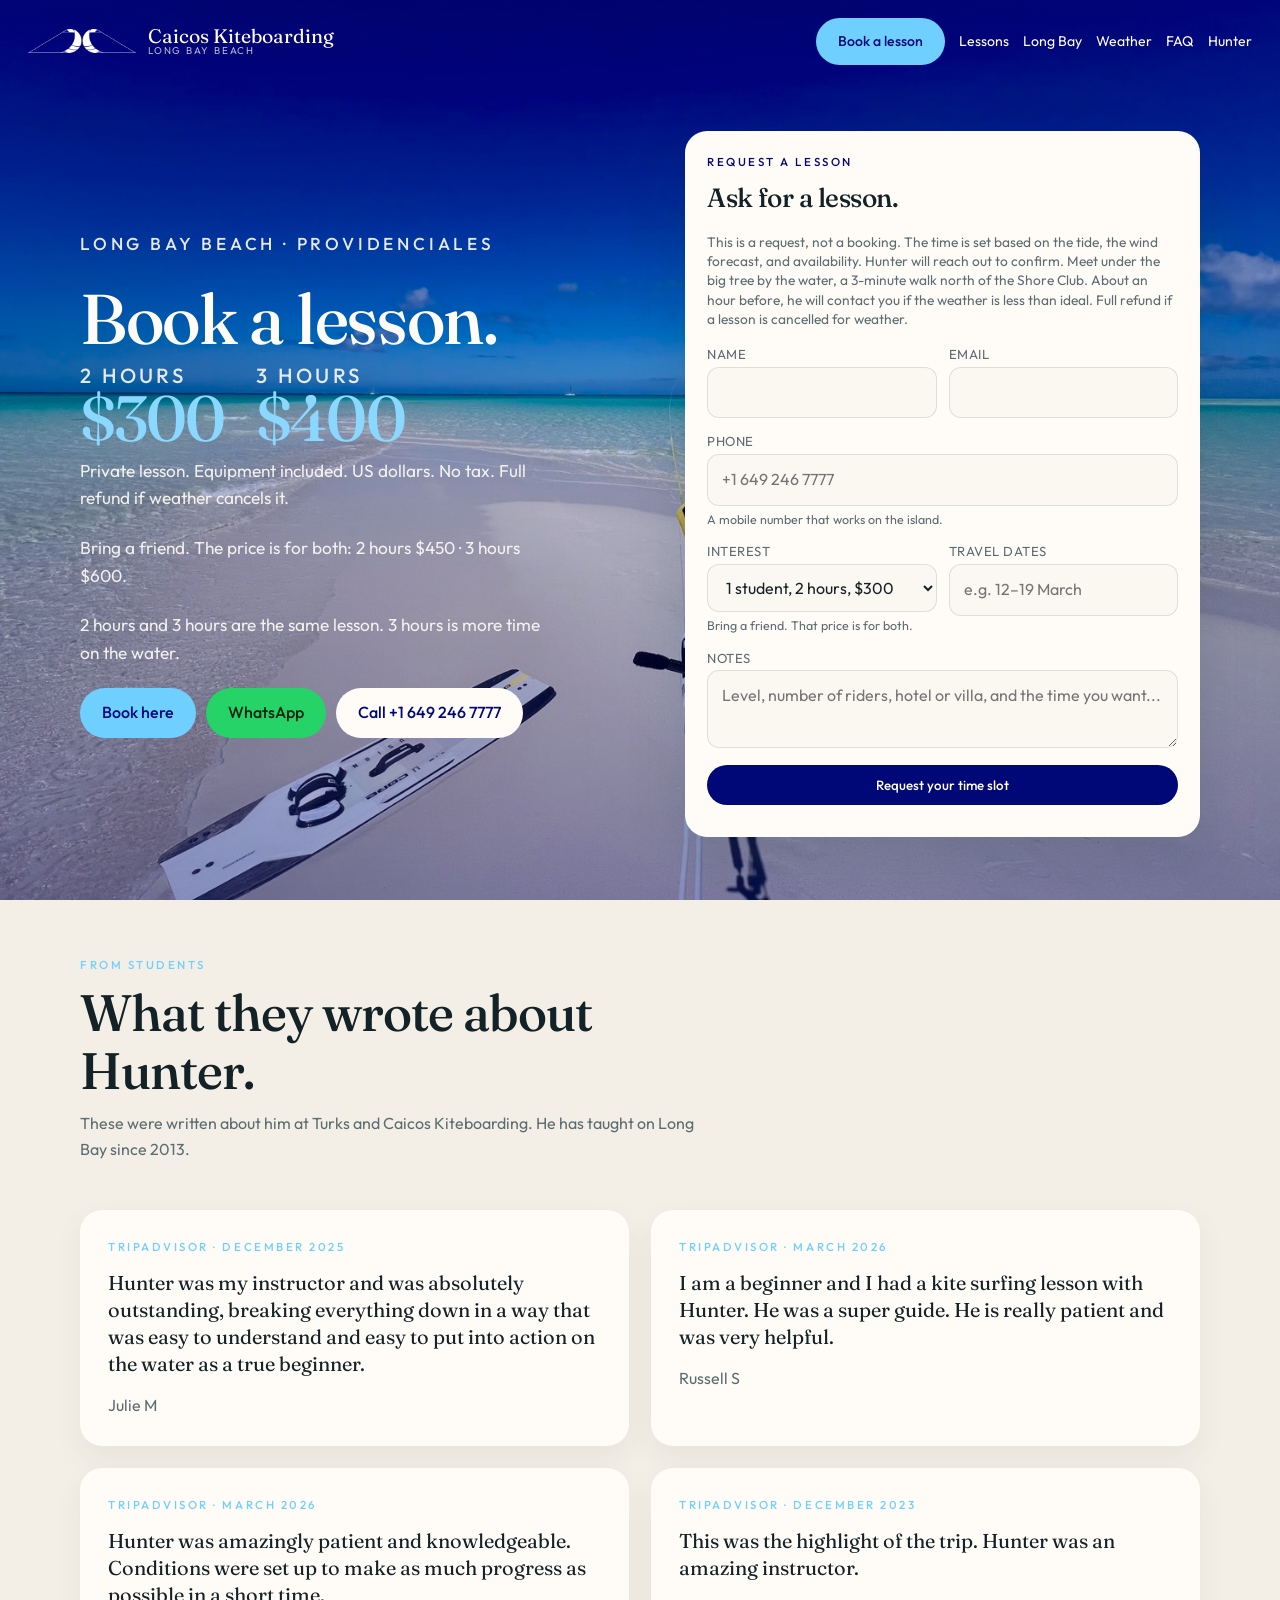
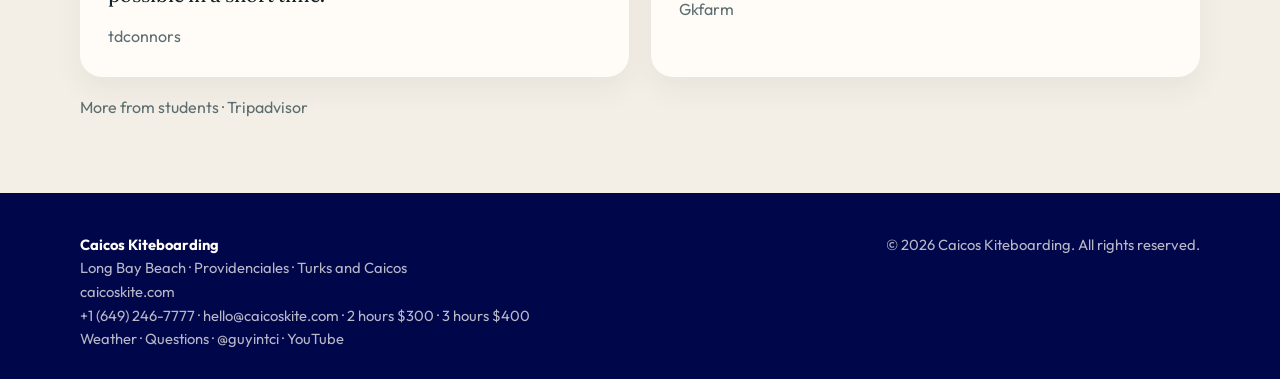
<file: index.html>
<!DOCTYPE html>
<html lang="en">
<head>
  <meta charset="UTF-8" />
  <meta name="viewport" content="width=device-width, initial-scale=1.0" />
  <title>Caicos Kiteboarding | Long Bay Beach, Turks and Caicos</title>
  <meta name="description" content="Caicos Kiteboarding is a kite school on Long Bay Beach, Providenciales. Private lessons on the water. 2 hours $300. 3 hours $400. Equipment included." />
  <link rel="canonical" href="https://caicoskite.com/" />
  <meta property="og:url" content="https://caicoskite.com/" />
  <link rel="preconnect" href="https://fonts.googleapis.com" />
  <link rel="preconnect" href="https://fonts.gstatic.com" crossorigin />
  <link href="https://fonts.googleapis.com/css2?family=Fraunces:opsz,wght@9..144,500;9..144,600&family=Outfit:wght@300;400;500;600&display=swap" rel="stylesheet" />
  <link rel="stylesheet" href="assets/css/styles.css?v=35" />
</head>
<body>
  <header class="nav">
    <a class="brand" href="/" aria-label="Caicos Kiteboarding home">
      <img class="brand-mark" alt="" width="128" height="28" style="width:108px;height:28px;flex:0 0 108px;display:block;object-fit:contain" src="[data-uri]" />
      <div class="brand-name">
        Caicos Kiteboarding
        <span>Long Bay Beach</span>
      </div>
      <div class="live-wind" hidden>
        <strong data-wind-speed></strong>
        <span data-wind-dir></span>
      </div>
    </a>
    <button class="menu-toggle" aria-label="Open menu">☰</button>
    <ul class="nav-links">
      <li><a href="/#inquiry-form" class="btn btn-gold">Book a lesson</a></li>
      <li><a href="/lessons">Lessons</a></li>
      <li><a href="/long-bay">Long Bay</a></li>
      <li><a href="/weather">Weather</a></li>
      <li><a href="/faq">FAQ</a></li>
      <li><a href="/hunter">Hunter</a></li>
    </ul>
  </header>

  <main id="top">
    <section class="hero" id="contact">
      <img src="assets/img/gallery-sandbar.jpg?v=9" alt="Red kite over a white sand spit and turquoise water" />
      <div class="book-panel">
        <div class="book-lead">
          <p class="eyebrow">Long Bay Beach · Providenciales</p>
          <h1>Book a lesson.</h1>
          <div class="hero-rates">
            <div><span>2 hours</span>$300</div>
            <div><span>3 hours</span>$400</div>
          </div>
          <p class="includes">Private lesson. Equipment included. US dollars. No tax. Full refund if weather cancels it.</p>
          <p class="includes">Bring a friend. The price is for both: 2 hours $450 · 3 hours $600.</p>
          <p class="includes">2 hours and 3 hours are the same lesson. 3 hours is more time on the water.</p>
          <div class="hero-actions">
            <a class="btn btn-gold" href="#inquiry-form">Book here</a>
            <a class="btn btn-wa" href="https://wa.me/16492467777" target="_blank" rel="noopener">WhatsApp</a>
            <a class="btn btn-phone" href="tel:+16492467777">Call +1 649 246 7777</a>
          </div>
        </div>
        <form id="inquiry-form">
          <p class="eyebrow">Request a lesson</p>
          <h2>Ask for a lesson.</h2>
          <p class="notice">This is a request, not a booking. The time is set based on the tide, the wind forecast, and availability. Hunter will reach out to confirm. Meet under the big tree by the water, a 3-minute walk north of the Shore Club. About an hour before, he will contact you if the weather is less than ideal. Full refund if a lesson is cancelled for weather.</p>
          <div class="form-row">
            <div>
              <label for="name">Name</label>
              <input id="name" name="name" autocomplete="name" required />
            </div>
            <div>
              <label for="email">Email</label>
              <input id="email" name="email" type="email" autocomplete="email" required />
            </div>
          </div>
          <div>
            <label for="phone">Phone</label>
            <input id="phone" name="phone" type="tel" inputmode="tel" autocomplete="tel" required placeholder="+1 649 246 7777" />
            <span class="form-hint">A mobile number that works on the island.</span>
          </div>
          <div class="form-row">
            <div>
              <label for="lesson">Interest</label>
              <select id="lesson" name="lesson">
                <option>1 student, 2 hours, $300</option>
                <option>1 student, 3 hours, $400</option>
                <option>2 students, 2 hours, $450 for both</option>
                <option>2 students, 3 hours, $600 for both</option>
              </select>
              <span class="form-hint">Bring a friend. That price is for both.</span>
            </div>
            <div>
              <label for="dates">Travel dates</label>
              <input id="dates" name="dates" placeholder="e.g. 12–19 March" />
            </div>
          </div>
          <div>
            <label for="message">Notes</label>
            <textarea id="message" name="message" placeholder="Level, number of riders, hotel or villa, and the time you want..."></textarea>
          </div>
          <button class="btn btn-dark" type="submit">Request your time slot</button>
          <p id="form-status" class="muted"></p>
        </form>
      </div>
    </section>

    <section class="home-reviews">
      <div class="wrap">
        <div class="section-head">
          <p class="eyebrow">From students</p>
          <h2>What they wrote about Hunter.</h2>
          <p class="muted" style="margin-top: 12px;">These were written about him at Turks and Caicos Kiteboarding. He has taught on Long Bay since 2013.</p>
        </div>
        <div class="cards">
          <article class="card">
            <p class="eyebrow">Tripadvisor · December 2025</p>
            <p class="quote">Hunter was my instructor and was absolutely outstanding, breaking everything down in a way that was easy to understand and easy to put into action on the water as a true beginner.</p>
            <p class="muted">Julie M</p>
          </article>
          <article class="card">
            <p class="eyebrow">Tripadvisor · March 2026</p>
            <p class="quote">I am a beginner and I had a kite surfing lesson with Hunter. He was a super guide. He is really patient and was very helpful.</p>
            <p class="muted">Russell S</p>
          </article>
          <article class="card">
            <p class="eyebrow">Tripadvisor · March 2026</p>
            <p class="quote">Hunter was amazingly patient and knowledgeable. Conditions were set up to make as much progress as possible in a short time.</p>
            <p class="muted">tdconnors</p>
          </article>
          <article class="card">
            <p class="eyebrow">Tripadvisor · December 2023</p>
            <p class="quote">This was the highlight of the trip. Hunter was an amazing instructor.</p>
            <p class="muted">Gkfarm</p>
          </article>
        </div>
        <p class="muted" style="margin-top: 18px;">
          <a href="/hunter">More from students</a>
          ·
          <a href="https://www.tripadvisor.com/Attraction_Review-g147399-d3947723-Reviews-Turks_and_Caicos_Kiteboarding-Providenciales_Turks_and_Caicos.html" target="_blank" rel="noopener">Tripadvisor</a>
        </p>
      </div>
    </section>
  </main>

  <footer>
    <div class="wrap foot">
      <div>
        <strong>Caicos Kiteboarding</strong><br />
        Long Bay Beach · Providenciales · Turks and Caicos<br />
        <a href="https://caicoskite.com/">caicoskite.com</a><br />
        <a href="tel:+16492467777">+1 (649) 246-7777</a> · <a href="mailto:hello@caicoskite.com">hello@caicoskite.com</a> · 2 hours $300 · 3 hours $400<br />
        <a href="/weather">Weather</a> · <a href="/faq">Questions</a> · <a href="https://www.instagram.com/guyintci/" target="_blank" rel="noopener">@guyintci</a>
        · <a href="https://www.youtube.com/@GuyinTCI" target="_blank" rel="noopener">YouTube</a>
      </div>
      <div>© <span id="year"></span> Caicos Kiteboarding. All rights reserved.</div>
    </div>
  </footer>
  <script src="assets/js/main.js?v=11"></script>
  <script>document.getElementById("year").textContent = new Date().getFullYear();</script>
</body>
</html>
</file>
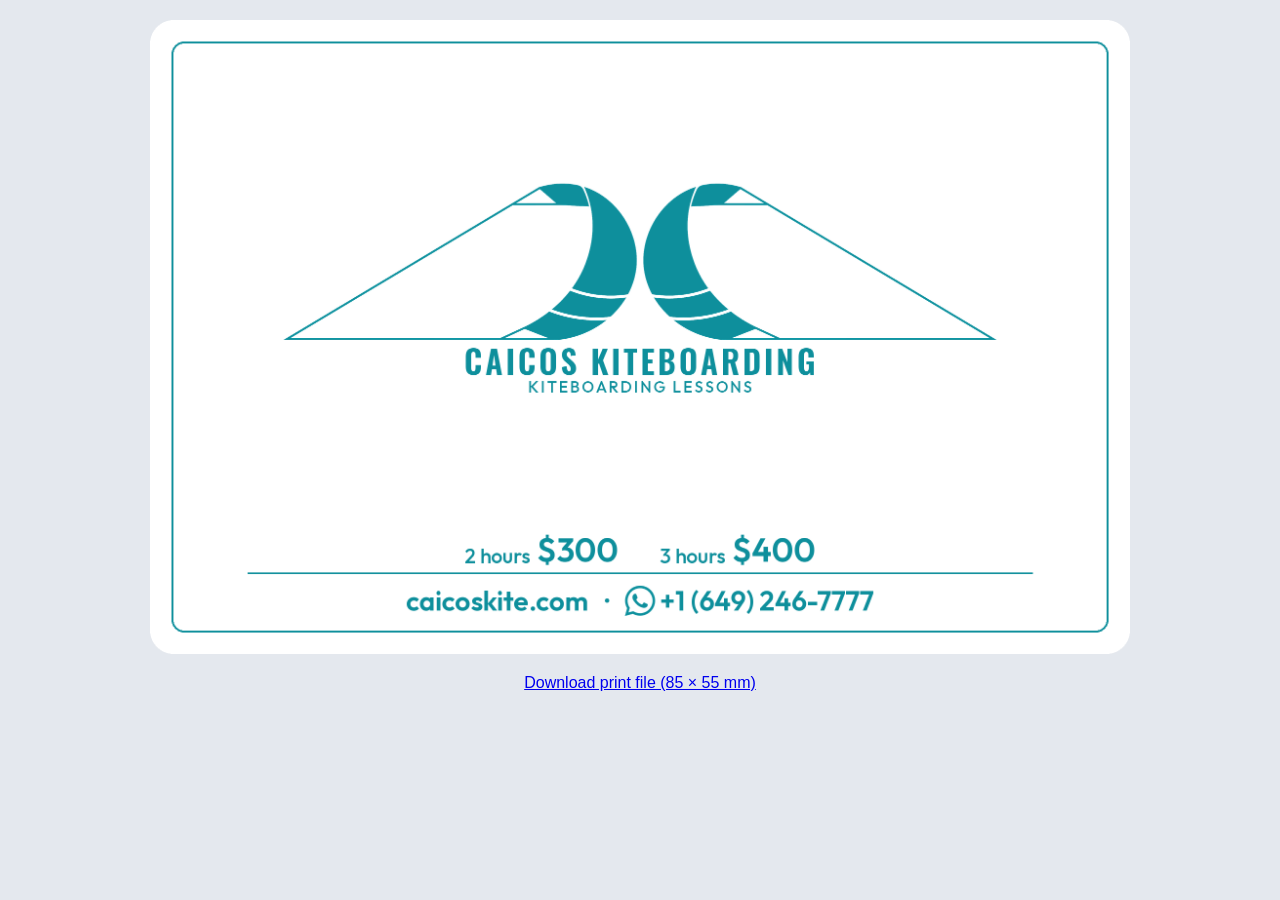
<file: card.html>
<!DOCTYPE html>
<html lang="en">
<head>
  <meta charset="UTF-8" />
  <meta name="viewport" content="width=device-width, initial-scale=1" />
  <title>Caicos Kiteboarding card</title>
  <style>
    body { margin: 0; background: #e4e8ee; }
    img { width: min(980px, calc(100% - 28px)); display: block; margin: 20px auto; }
  </style>
</head>
<body>
  <img src="card.png?v=12" alt="Caicos Kiteboarding card in turquoise." />
<p style="text-align:center;font-family:sans-serif"><a href="card-print.png">Download print file (85 × 55 mm)</a></p>
</body>
</html>
</file>
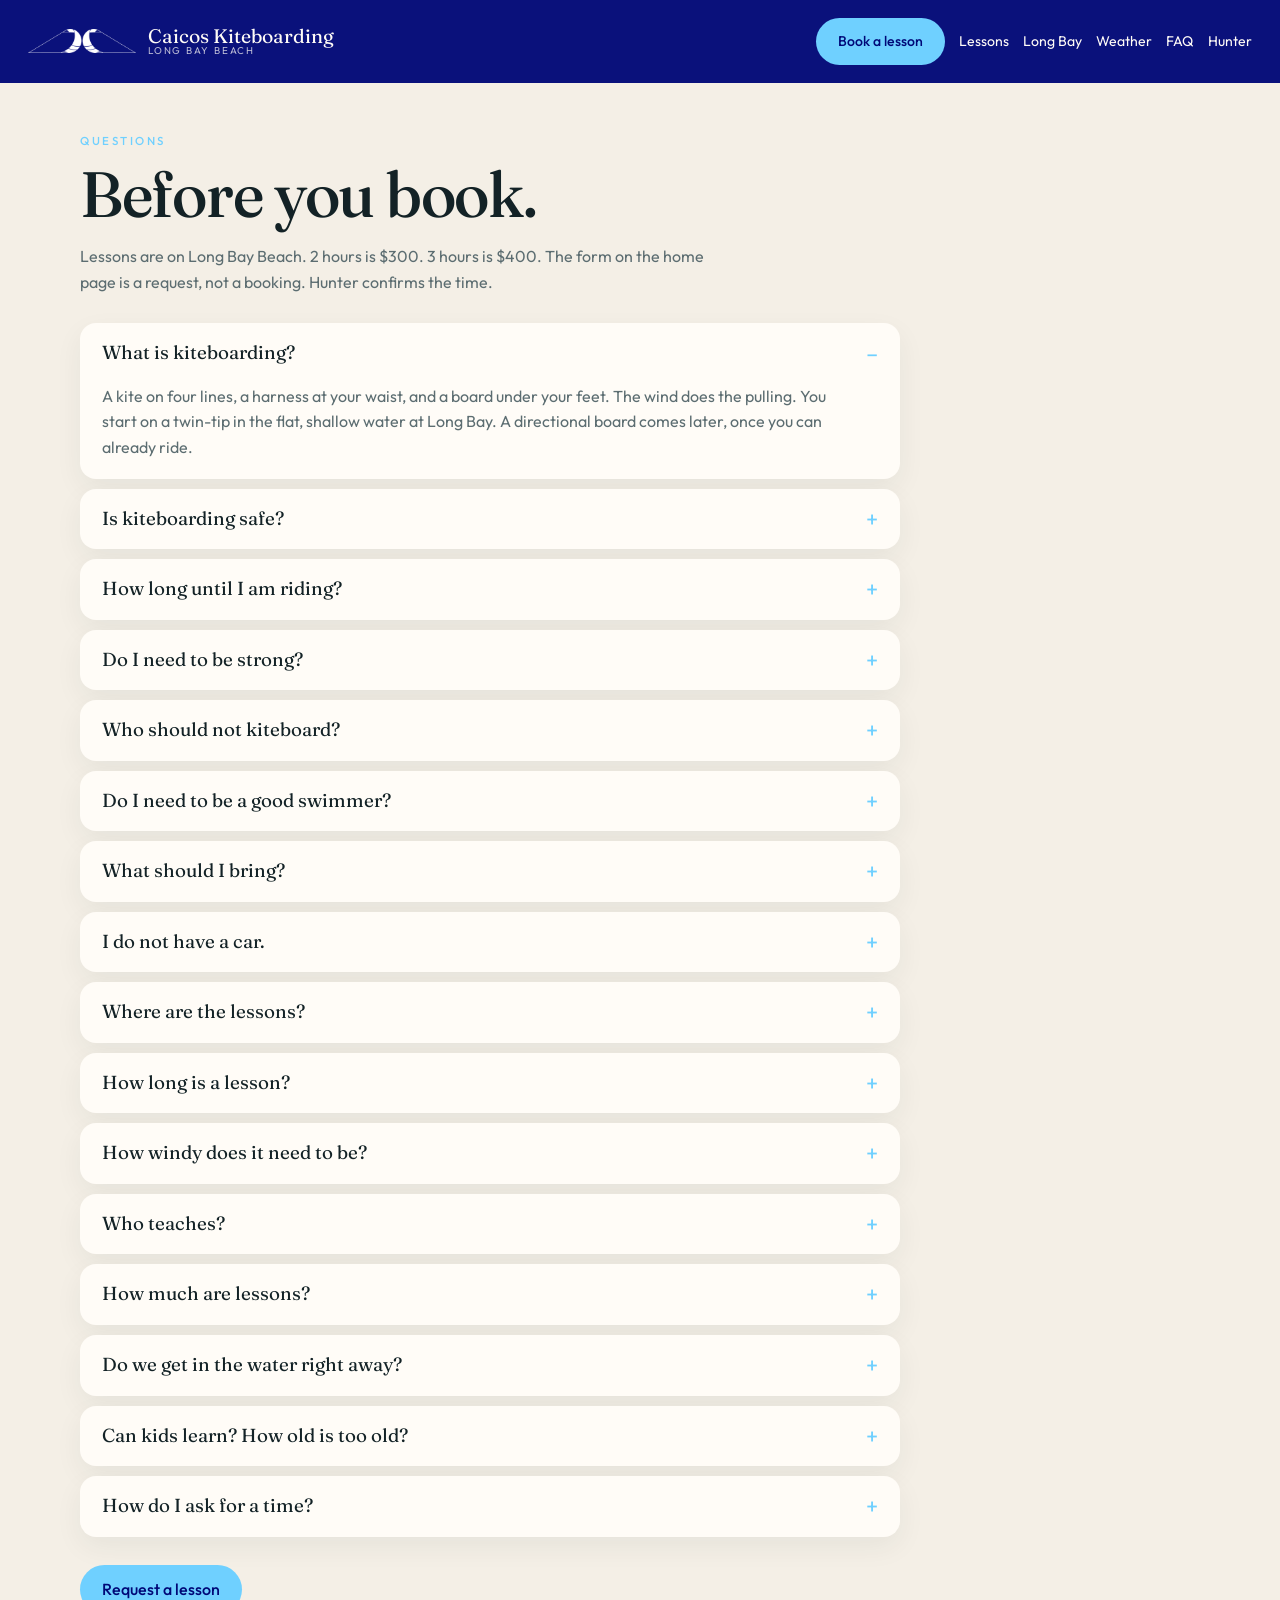
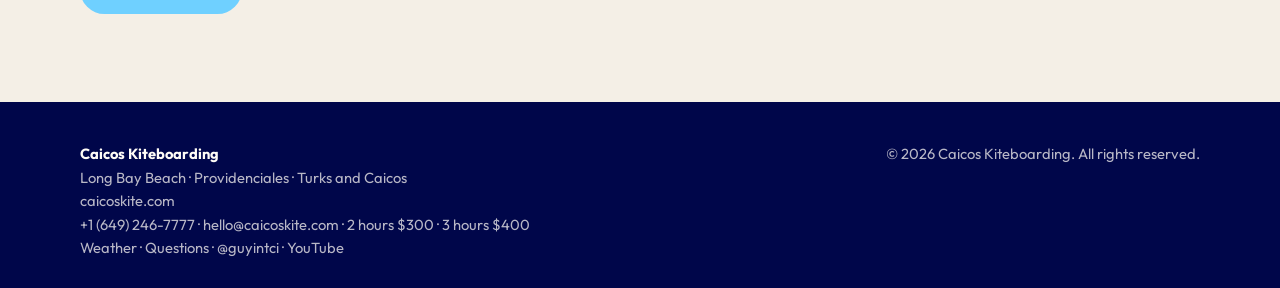
<file: faq.html>
<!DOCTYPE html>
<html lang="en">
<head>
  <meta charset="UTF-8" />
  <meta name="viewport" content="width=device-width, initial-scale=1.0" />
  <title>Questions | Caicos Kiteboarding</title>
  <meta name="description" content="Answers before a kite lesson on Long Bay Beach. Price, lesson length, what to bring, wind, and who can learn. 2 hours $300. 3 hours $400." />
  <link rel="canonical" href="https://caicoskite.com/faq" />
  <link rel="preconnect" href="https://fonts.googleapis.com" />
  <link rel="preconnect" href="https://fonts.gstatic.com" crossorigin />
  <link href="https://fonts.googleapis.com/css2?family=Fraunces:opsz,wght@9..144,500;9..144,600&family=Outfit:wght@300;400;500;600&display=swap" rel="stylesheet" />
  <link rel="stylesheet" href="assets/css/styles.css?v=35" />
</head>
<body class="page">
  <header class="nav">
    <a class="brand" href="/" aria-label="Caicos Kiteboarding home">
      <img class="brand-mark" alt="" width="128" height="28" style="width:108px;height:28px;flex:0 0 108px;display:block;object-fit:contain" src="[data-uri]" />
      <div class="brand-name">
        Caicos Kiteboarding
        <span>Long Bay Beach</span>
      </div>
      <div class="live-wind" hidden>
        <strong data-wind-speed></strong>
        <span data-wind-dir></span>
      </div>
    </a>
    <button class="menu-toggle" aria-label="Open menu">☰</button>
    <ul class="nav-links">
      <li><a href="/#inquiry-form" class="btn btn-gold">Book a lesson</a></li>
      <li><a href="/lessons">Lessons</a></li>
      <li><a href="/long-bay">Long Bay</a></li>
      <li><a href="/weather">Weather</a></li>
      <li><a href="/faq">FAQ</a></li>
      <li><a href="/hunter">Hunter</a></li>
    </ul>
  </header>

  <main class="faq-page">
    <div class="wrap">
      <p class="eyebrow">Questions</p>
      <h1>Before you book.</h1>
      <p class="faq-lead">Lessons are on Long Bay Beach. 2 hours is $300. 3 hours is $400. The form on the home page is a request, not a booking. Hunter confirms the time.</p>
      <div class="faq-list">
        <details open>
          <summary>What is kiteboarding?</summary>
          <p>A kite on four lines, a harness at your waist, and a board under your feet. The wind does the pulling. You start on a twin-tip in the flat, shallow water at Long Bay. A directional board comes later, once you can already ride.</p>
        </details>
        <details>
          <summary>Is kiteboarding safe?</summary>
          <p>It is a real sport. With a modern kite, a safety system, and an instructor, it is one of the more manageable ways to learn a wind sport. Lessons start with how the kite flies and how to stop it, before anyone tries to ride away.</p>
        </details>
        <details>
          <summary>How long until I am riding?</summary>
          <p>Most people need about 6 to 12 hours before they are comfortable on the board. A few stand up on the first lesson. Plan the first beginner lesson at 3 hours.</p>
        </details>
        <details>
          <summary>Do I need to be strong?</summary>
          <p>No. The harness takes the pull. You steer the kite with small movements, not upper-body strength. It works your core. People of very different ages and fitness learn it.</p>
        </details>
        <details>
          <summary>Who should not kiteboard?</summary>
          <p>Skip it if you are pregnant, or if a neck, back, or other medical problem means you should stay out of a physical water sport. If you are unsure, say so when you request a time.</p>
        </details>
        <details>
          <summary>Do I need to be a good swimmer?</summary>
          <p>Comfort in the water helps. Most of the lesson is in waist-deep water on Long Bay, so you can stand up.</p>
        </details>
        <details>
          <summary>What should I bring?</summary>
          <p>The kite, board, harness, and helmet are included. Bring yourself, sunscreen, and something you can swim in. A rash guard is worth packing. Leave jewelry on shore.</p>
        </details>
        <details>
          <summary>I do not have a car.</summary>
          <p>Taxis run on Providenciales, and a hotel or villa can book one. Meet under the big tree by the water, a 3-minute walk north of the Shore Club on Long Bay.</p>
        </details>
        <details>
          <summary>Where are the lessons?</summary>
          <p>Long Bay Beach, on the south side of Providenciales. Shallow turquoise water, sandy bottom. The exact stretch depends on the wind and the tide that day.</p>
        </details>
        <details>
          <summary>How long is a lesson?</summary>
          <p>A lesson is 2 hours or 3 hours. They are the same lesson. 3 hours is more time on the water, not a different level. A private lesson is $300 for 2 hours or $400 for 3 hours. Bring a friend and the price is for both: $450 for 2 hours or $600 for 3 hours.</p>
        </details>
        <details>
          <summary>How windy does it need to be?</summary>
          <p>About 12 knots or more, or there is no lesson. We do not do a beach-only theory session on a day you will not fly a full-size kite. The <a href="/weather">weather page</a> has the season and the forecasts. Hunter calls about an hour before if the day is off. Full refund if a lesson is cancelled for weather.</p>
        </details>
        <details>
          <summary>Who teaches?</summary>
          <p>Hunter. He has been flying kites for 29 years and has taught kiteboarding on Long Bay since 2013. He holds IKO credentials.</p>
        </details>
        <details>
          <summary>How much are lessons?</summary>
          <p>US dollars. No tax is added. Private lesson: 2 hours $300, 3 hours $400. Bring a friend, price for both: 2 hours $450, 3 hours $600. Equipment is included. You are on the water at Long Bay. Sending the form is a request. Hunter writes back if that time is open.</p>
        </details>
        <details>
          <summary>Do we get in the water right away?</summary>
          <p>Not on a first lesson. You learn the wind and the kite on the beach, then the safety systems, then the water.</p>
        </details>
        <details>
          <summary>Can kids learn? How old is too old?</summary>
          <p>Weight matters more than age. A rider needs to be heavy enough for a small kite to pull them, and able to follow instructions in the water. Children can learn. So can people starting later in life. Put the age and weight in the request and Hunter will say if it is a fit.</p>
        </details>
        <details>
          <summary>How do I ask for a time?</summary>
          <p>Use the form on the home page, WhatsApp, or call +1 649 246 7777. Hunter confirms whether the time is open. It is not a booking until he says so.</p>
        </details>
      </div>
      <p class="faq-cta"><a class="btn btn-gold" href="/#inquiry-form">Request a lesson</a></p>
    </div>
  </main>

  <footer>
    <div class="wrap foot">
      <div>
        <strong>Caicos Kiteboarding</strong><br />
        Long Bay Beach · Providenciales · Turks and Caicos<br />
        <a href="https://caicoskite.com/">caicoskite.com</a><br />
        <a href="tel:+16492467777">+1 (649) 246-7777</a> · <a href="mailto:hello@caicoskite.com">hello@caicoskite.com</a> · 2 hours $300 · 3 hours $400<br />
        <a href="/weather">Weather</a> · <a href="/faq">Questions</a> · <a href="https://www.instagram.com/guyintci/" target="_blank" rel="noopener">@guyintci</a>
        · <a href="https://www.youtube.com/@GuyinTCI" target="_blank" rel="noopener">YouTube</a>
      </div>
      <div>© <span id="year"></span> Caicos Kiteboarding. All rights reserved.</div>
    </div>
  </footer>
  <script src="assets/js/main.js?v=11"></script>
  <script>document.getElementById("year").textContent = new Date().getFullYear();</script>
</body>
</html>
</file>
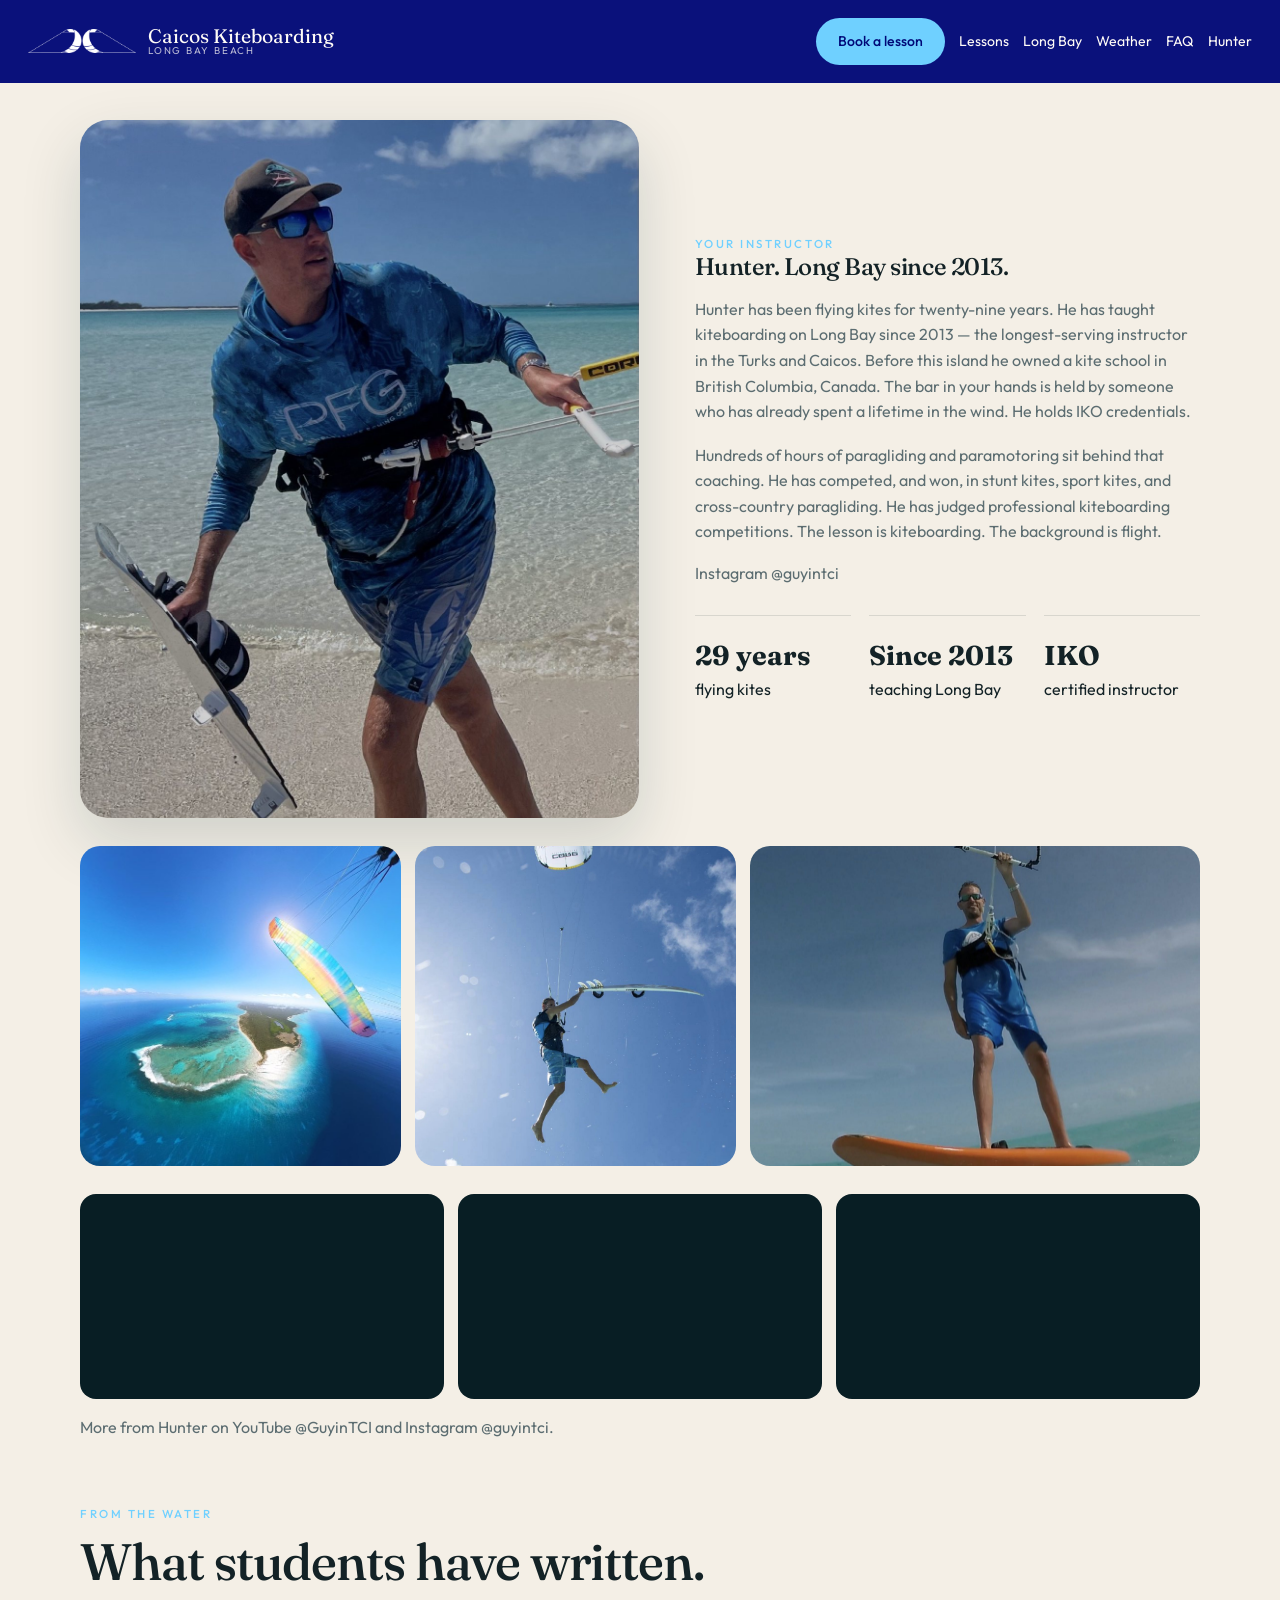
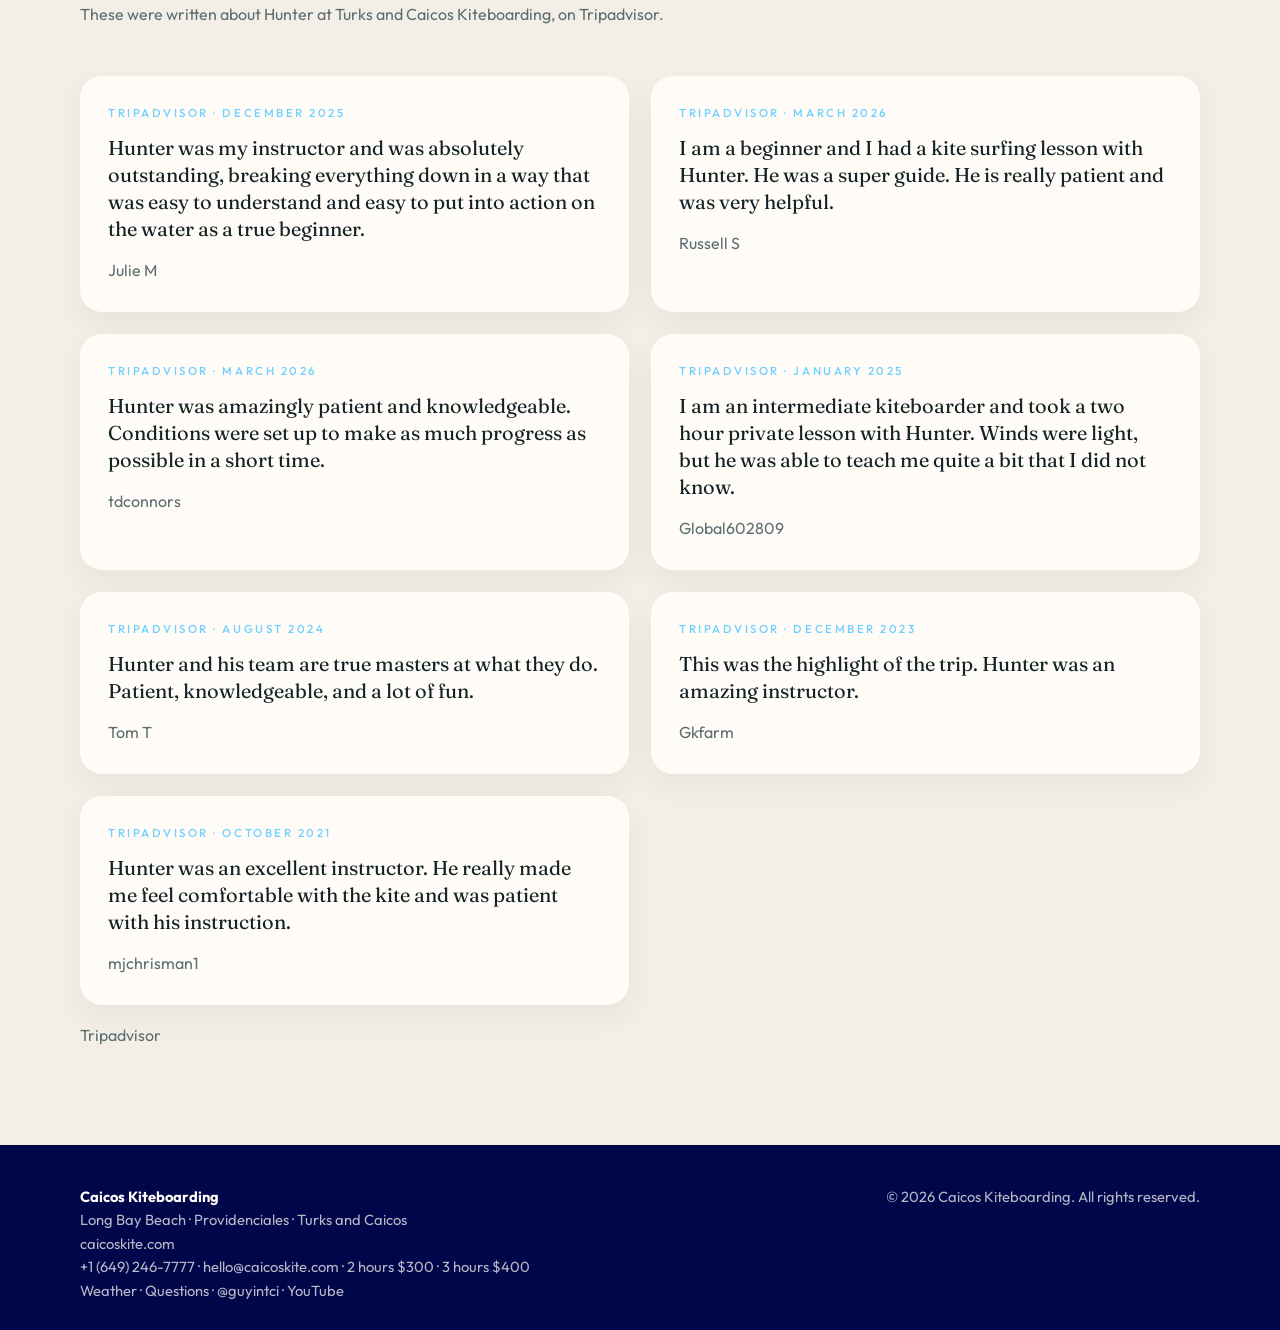
<file: hunter.html>
<!DOCTYPE html>
<html lang="en">
<head>
  <meta charset="UTF-8" />
  <meta name="viewport" content="width=device-width, initial-scale=1.0" />
  <title>Hunter | Caicos Kiteboarding</title>
  <meta name="description" content="Hunter has taught kiteboarding on Long Bay since 2013 and holds IKO credentials." />
  <link rel="canonical" href="https://caicoskite.com/hunter" />
  <link rel="preconnect" href="https://fonts.googleapis.com" />
  <link rel="preconnect" href="https://fonts.gstatic.com" crossorigin />
  <link href="https://fonts.googleapis.com/css2?family=Fraunces:opsz,wght@9..144,500;9..144,600&family=Outfit:wght@300;400;500;600&display=swap" rel="stylesheet" />
  <link rel="stylesheet" href="assets/css/styles.css?v=35" />
</head>
<body class="page">
  <header class="nav">
    <a class="brand" href="/" aria-label="Caicos Kiteboarding home">
      <img class="brand-mark" alt="" width="128" height="28" style="width:108px;height:28px;flex:0 0 108px;display:block;object-fit:contain" src="[data-uri]" />
      <div class="brand-name">
        Caicos Kiteboarding
        <span>Long Bay Beach</span>
      </div>
      <div class="live-wind" hidden>
        <strong data-wind-speed></strong>
        <span data-wind-dir></span>
      </div>
    </a>
    <button class="menu-toggle" aria-label="Open menu">☰</button>
    <ul class="nav-links">
      <li><a href="/#inquiry-form" class="btn btn-gold">Book a lesson</a></li>
      <li><a href="/lessons">Lessons</a></li>
      <li><a href="/long-bay">Long Bay</a></li>
      <li><a href="/weather">Weather</a></li>
      <li><a href="/faq">FAQ</a></li>
      <li><a href="/hunter">Hunter</a></li>
    </ul>
  </header>
  <main class="sheet">

<section id="hunter">
      <div class="wrap">
        <div class="split">
          <img class="portrait" style="object-position: center 18%;" src="assets/img/hunter-beach.jpg?v=1" alt="Hunter on Long Bay with a board and the kite bar" />
          <div>
            <p class="eyebrow">Your instructor</p>
            <h2>Hunter. Long Bay since 2013.</h2>
            <p class="muted" style="margin: 16px 0 18px;">
              Hunter has been flying kites for twenty-nine years. He has taught kiteboarding on Long Bay since 2013 — the longest-serving instructor in the Turks and Caicos. Before this island he owned a kite school in British Columbia, Canada. The bar in your hands is held by someone who has already spent a lifetime in the wind. He holds IKO credentials.
            </p>
            <p class="muted">
              Hundreds of hours of paragliding and paramotoring sit behind that coaching. He has competed, and won, in stunt kites, sport kites, and cross-country paragliding. He has judged professional kiteboarding competitions. The lesson is kiteboarding. The background is flight.
            </p>
            <p class="muted" style="margin-top: 16px;">
              <a href="https://www.instagram.com/guyintci/" target="_blank" rel="noopener">Instagram @guyintci</a>
            </p>
            <div class="stat-row" style="margin-top: 28px;">
              <div class="stat"><strong>29 years</strong> flying kites</div>
              <div class="stat"><strong>Since 2013</strong> teaching Long Bay</div>
              <div class="stat"><strong>IKO</strong> certified instructor</div>
            </div>
          </div>
        </div>
        <div class="hunter-strip">
          <img src="assets/img/hunter-aerial.jpg?v=8" alt="Aerial view from the kite over a Caicos cay and reef" />
          <img src="assets/img/hunter-surfboard.jpg?v=8" alt="Hunter boosting with a surfboard under a CORE kite" />
          <img class="pos-foil" src="assets/img/hunter-foil-orange.jpg?v=8" alt="Hunter riding an orange foil board on the flats" />
        </div>
        <div class="video-row">
          <div class="video">
            <iframe src="https://www.youtube.com/embed/PB6XUkwind4" title="Remote flat shallow-water kiteboarding, Turks and Caicos" allow="accelerometer; autoplay; clipboard-write; encrypted-media; gyroscope; picture-in-picture" allowfullscreen loading="lazy"></iframe>
          </div>
          <div class="video">
            <iframe src="https://www.youtube.com/embed/jRp8aNfUb8U" title="Paramotor flight off the edge of the Caribbean" allow="accelerometer; autoplay; clipboard-write; encrypted-media; gyroscope; picture-in-picture" allowfullscreen loading="lazy"></iframe>
          </div>
          <div class="video">
            <iframe src="https://www.youtube.com/embed/AXwd9gKhYGk" title="Circumnavigating Turks and Caicos on a hydrofoil" allow="accelerometer; autoplay; clipboard-write; encrypted-media; gyroscope; picture-in-picture" allowfullscreen loading="lazy"></iframe>
          </div>
        </div>
        <p class="muted" style="margin-top: 16px;">
          More from Hunter on
          <a href="https://www.youtube.com/@GuyinTCI" target="_blank" rel="noopener">YouTube @GuyinTCI</a>
          and
          <a href="https://www.instagram.com/guyintci/" target="_blank" rel="noopener">Instagram @guyintci</a>.
        </p>
        <div class="reviews" id="reviews">
          <div class="section-head">
            <p class="eyebrow">From the water</p>
            <h2>What students have written.</h2>
            <p class="muted" style="margin-top: 12px;">These were written about Hunter at Turks and Caicos Kiteboarding, on Tripadvisor.</p>
          </div>
          <div class="cards">
            <article class="card">
              <p class="eyebrow">Tripadvisor · December 2025</p>
              <p class="quote">Hunter was my instructor and was absolutely outstanding, breaking everything down in a way that was easy to understand and easy to put into action on the water as a true beginner.</p>
              <p class="muted">Julie M</p>
            </article>
            <article class="card">
              <p class="eyebrow">Tripadvisor · March 2026</p>
              <p class="quote">I am a beginner and I had a kite surfing lesson with Hunter. He was a super guide. He is really patient and was very helpful.</p>
              <p class="muted">Russell S</p>
            </article>
            <article class="card">
              <p class="eyebrow">Tripadvisor · March 2026</p>
              <p class="quote">Hunter was amazingly patient and knowledgeable. Conditions were set up to make as much progress as possible in a short time.</p>
              <p class="muted">tdconnors</p>
            </article>
            <article class="card">
              <p class="eyebrow">Tripadvisor · January 2025</p>
              <p class="quote">I am an intermediate kiteboarder and took a two hour private lesson with Hunter. Winds were light, but he was able to teach me quite a bit that I did not know.</p>
              <p class="muted">Global602809</p>
            </article>
            <article class="card">
              <p class="eyebrow">Tripadvisor · August 2024</p>
              <p class="quote">Hunter and his team are true masters at what they do. Patient, knowledgeable, and a lot of fun.</p>
              <p class="muted">Tom T</p>
            </article>
            <article class="card">
              <p class="eyebrow">Tripadvisor · December 2023</p>
              <p class="quote">This was the highlight of the trip. Hunter was an amazing instructor.</p>
              <p class="muted">Gkfarm</p>
            </article>
            <article class="card">
              <p class="eyebrow">Tripadvisor · October 2021</p>
              <p class="quote">Hunter was an excellent instructor. He really made me feel comfortable with the kite and was patient with his instruction.</p>
              <p class="muted">mjchrisman1</p>
            </article>
          </div>
          <p class="muted" style="margin-top: 18px;">
            <a href="https://www.tripadvisor.com/Attraction_Review-g147399-d3947723-Reviews-Turks_and_Caicos_Kiteboarding-Providenciales_Turks_and_Caicos.html" target="_blank" rel="noopener">Tripadvisor</a>
          </p>
        </div>
      </div>
    </section>

  </main>
  <footer>
    <div class="wrap foot">
      <div>
        <strong>Caicos Kiteboarding</strong><br />
        Long Bay Beach · Providenciales · Turks and Caicos<br />
        <a href="https://caicoskite.com/">caicoskite.com</a><br />
        <a href="tel:+16492467777">+1 (649) 246-7777</a> · <a href="mailto:hello@caicoskite.com">hello@caicoskite.com</a> · 2 hours $300 · 3 hours $400<br />
        <a href="/weather">Weather</a> · <a href="/faq">Questions</a> · <a href="https://www.instagram.com/guyintci/" target="_blank" rel="noopener">@guyintci</a>
        · <a href="https://www.youtube.com/@GuyinTCI" target="_blank" rel="noopener">YouTube</a>
      </div>
      <div>© <span id="year"></span> Caicos Kiteboarding. All rights reserved.</div>
    </div>
  </footer>
  <script src="assets/js/main.js?v=11"></script>
  <script>document.getElementById("year").textContent = new Date().getFullYear();</script>
</body>
</html>
</file>
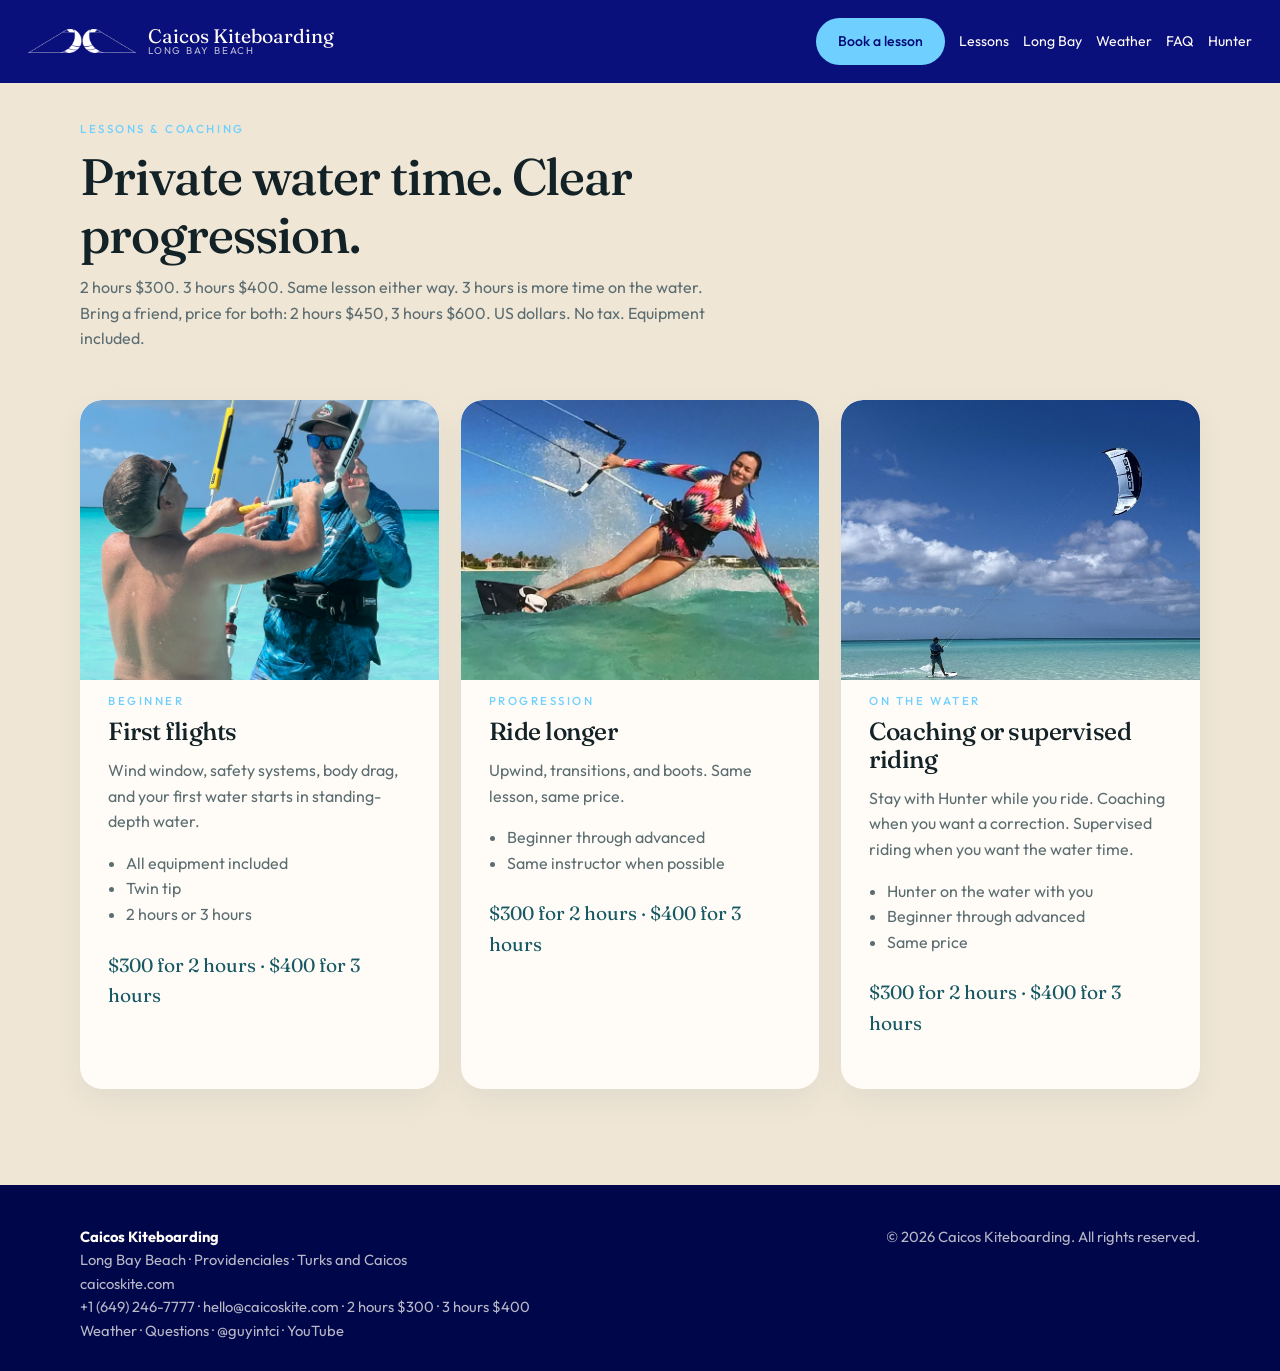
<file: lessons.html>
<!DOCTYPE html>
<html lang="en">
<head>
  <meta charset="UTF-8" />
  <meta name="viewport" content="width=device-width, initial-scale=1.0" />
  <title>Lessons | Caicos Kiteboarding</title>
  <meta name="description" content="Private kite lessons on Long Bay Beach. 2 hours $300. 3 hours $400. Equipment included." />
  <link rel="canonical" href="https://caicoskite.com/lessons" />
  <link rel="preconnect" href="https://fonts.googleapis.com" />
  <link rel="preconnect" href="https://fonts.gstatic.com" crossorigin />
  <link href="https://fonts.googleapis.com/css2?family=Fraunces:opsz,wght@9..144,500;9..144,600&family=Outfit:wght@300;400;500;600&display=swap" rel="stylesheet" />
  <link rel="stylesheet" href="assets/css/styles.css?v=35" />
</head>
<body class="page lessons">
  <header class="nav">
    <a class="brand" href="/" aria-label="Caicos Kiteboarding home">
      <img class="brand-mark" alt="" width="128" height="28" style="width:108px;height:28px;flex:0 0 108px;display:block;object-fit:contain" src="[data-uri]" />
      <div class="brand-name">
        Caicos Kiteboarding
        <span>Long Bay Beach</span>
      </div>
      <div class="live-wind" hidden>
        <strong data-wind-speed></strong>
        <span data-wind-dir></span>
      </div>
    </a>
    <button class="menu-toggle" aria-label="Open menu">☰</button>
    <ul class="nav-links">
      <li><a href="/#inquiry-form" class="btn btn-gold">Book a lesson</a></li>
      <li><a href="/lessons">Lessons</a></li>
      <li><a href="/long-bay">Long Bay</a></li>
      <li><a href="/weather">Weather</a></li>
      <li><a href="/faq">FAQ</a></li>
      <li><a href="/hunter">Hunter</a></li>
    </ul>
  </header>
  <main class="sheet">

<section id="lessons" style="background: #efe6d6;">
      <div class="wrap">
        <div class="section-head">
          <p class="eyebrow">Lessons &amp; coaching</p>
          <h2>Private water time. Clear progression.</h2>
          <p class="muted" style="margin-top: 12px;">2 hours $300. 3 hours $400. Same lesson either way. 3 hours is more time on the water. Bring a friend, price for both: 2 hours $450, 3 hours $600. US dollars. No tax. Equipment included.</p>
        </div>
        <div class="cards">
          <article class="card card-photo">
            <img class="pos-up" src="assets/img/gallery-coach-close.jpg" alt="Instructor coaching a student on the bar in waist-deep water" />
            <div class="card-body">
              <p class="eyebrow">Beginner</p>
              <h3>First flights</h3>
              <p class="muted">Wind window, safety systems, body drag, and your first water starts in standing-depth water.</p>
              <ul>
                <li>All equipment included</li>
                <li>Twin tip</li>
                <li>2 hours or 3 hours</li>
              </ul>
              <p class="price">$300 for 2 hours · $400 for 3 hours</p>
            </div>
          </article>
          <article class="card card-photo">
            <img src="assets/img/gallery-carve.jpg" alt="Rider carving a twin tip across Long Bay" />
            <div class="card-body">
              <p class="eyebrow">Progression</p>
              <h3>Ride longer</h3>
              <p class="muted">Upwind, transitions, and boots. Same lesson, same price.</p>
              <ul>
                <li>Beginner through advanced</li>
                <li>Same instructor when possible</li>
              </ul>
              <p class="price">$300 for 2 hours · $400 for 3 hours</p>
            </div>
          </article>
          <article class="card card-photo">
            <img src="assets/img/lesson-water.jpg?v=1" alt="Rider on a board under a CORE kite on the flats of Long Bay" />
            <div class="card-body">
              <p class="eyebrow">On the water</p>
              <h3>Coaching or supervised riding</h3>
              <p class="muted">Stay with Hunter while you ride. Coaching when you want a correction. Supervised riding when you want the water time.</p>
              <ul>
                <li>Hunter on the water with you</li>
                <li>Beginner through advanced</li>
                <li>Same price</li>
              </ul>
              <p class="price">$300 for 2 hours · $400 for 3 hours</p>
            </div>
          </article>
        </div>
      </div>
    </section>

  </main>
  <footer>
    <div class="wrap foot">
      <div>
        <strong>Caicos Kiteboarding</strong><br />
        Long Bay Beach · Providenciales · Turks and Caicos<br />
        <a href="https://caicoskite.com/">caicoskite.com</a><br />
        <a href="tel:+16492467777">+1 (649) 246-7777</a> · <a href="mailto:hello@caicoskite.com">hello@caicoskite.com</a> · 2 hours $300 · 3 hours $400<br />
        <a href="/weather">Weather</a> · <a href="/faq">Questions</a> · <a href="https://www.instagram.com/guyintci/" target="_blank" rel="noopener">@guyintci</a>
        · <a href="https://www.youtube.com/@GuyinTCI" target="_blank" rel="noopener">YouTube</a>
      </div>
      <div>© <span id="year"></span> Caicos Kiteboarding. All rights reserved.</div>
    </div>
  </footer>
  <script src="assets/js/main.js?v=11"></script>
  <script>document.getElementById("year").textContent = new Date().getFullYear();</script>
</body>
</html>
</file>
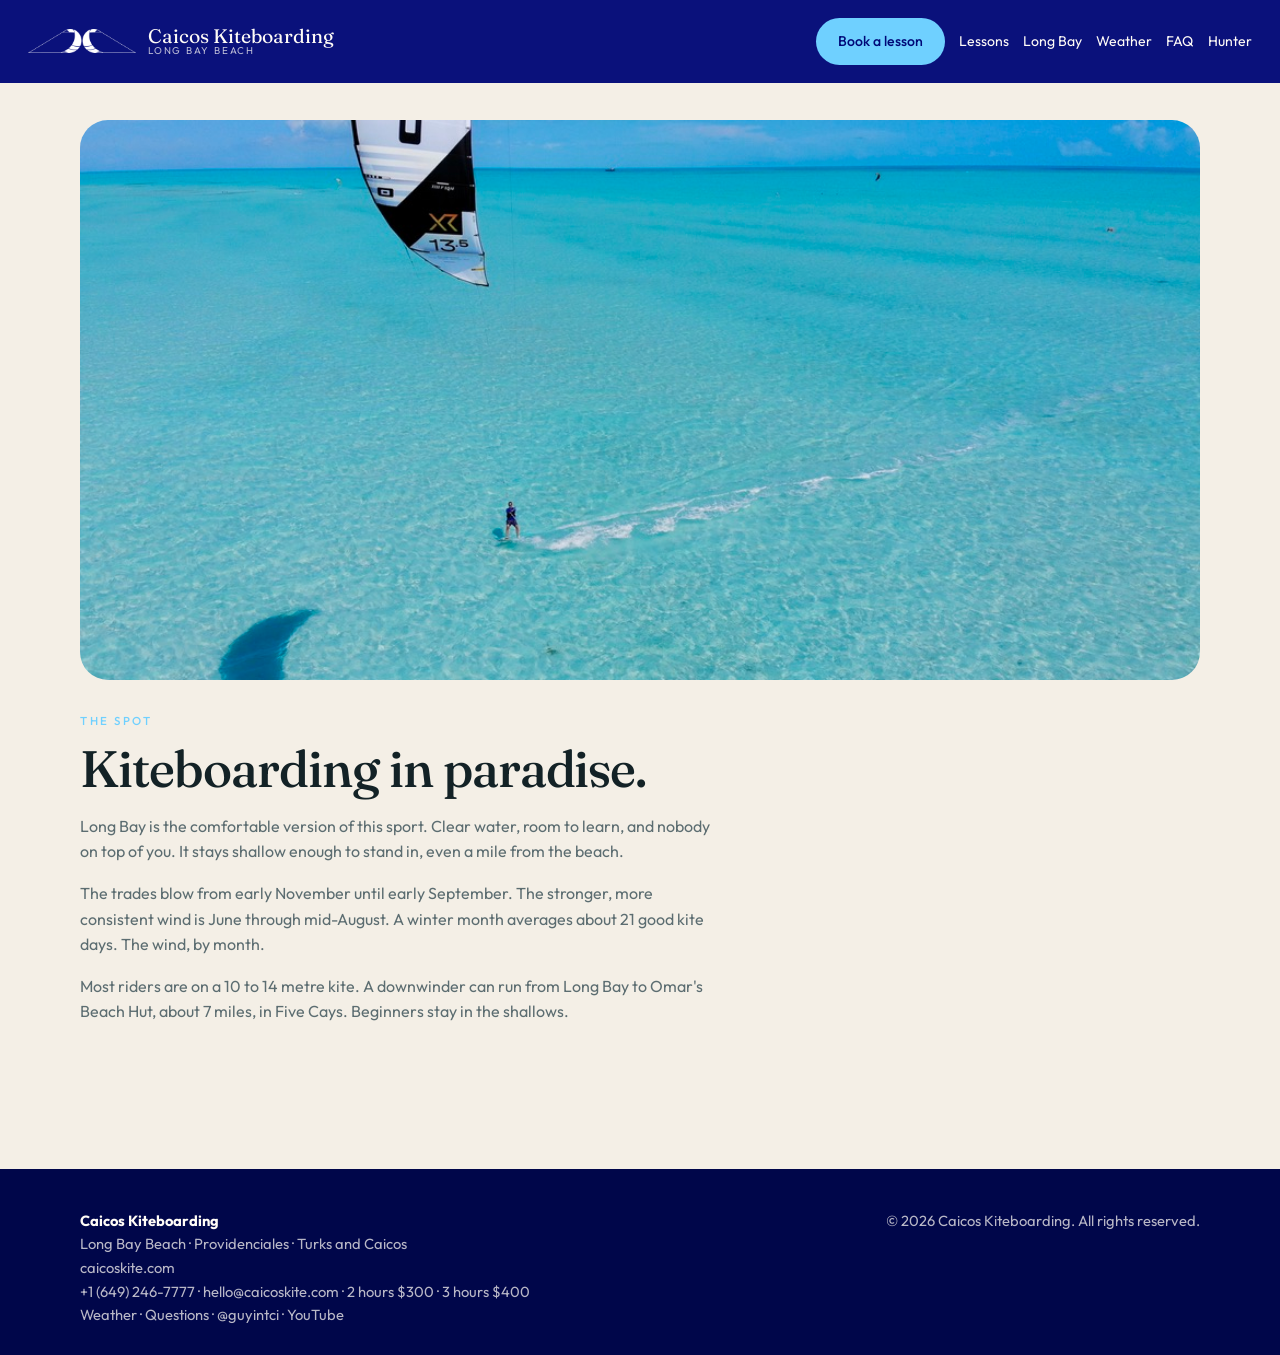
<file: long-bay.html>
<!DOCTYPE html>
<html lang="en">
<head>
  <meta charset="UTF-8" />
  <meta name="viewport" content="width=device-width, initial-scale=1.0" />
  <title>Long Bay | Caicos Kiteboarding</title>
  <meta name="description" content="Kiteboarding in paradise on Long Bay Beach, Providenciales. Water shallow enough to stand a mile offshore." />
  <link rel="canonical" href="https://caicoskite.com/long-bay" />
  <link rel="preconnect" href="https://fonts.googleapis.com" />
  <link rel="preconnect" href="https://fonts.gstatic.com" crossorigin />
  <link href="https://fonts.googleapis.com/css2?family=Fraunces:opsz,wght@9..144,500;9..144,600&family=Outfit:wght@300;400;500;600&display=swap" rel="stylesheet" />
  <link rel="stylesheet" href="assets/css/styles.css?v=35" />
</head>
<body class="page">
  <header class="nav">
    <a class="brand" href="/" aria-label="Caicos Kiteboarding home">
      <img class="brand-mark" alt="" width="128" height="28" style="width:108px;height:28px;flex:0 0 108px;display:block;object-fit:contain" src="[data-uri]" />
      <div class="brand-name">
        Caicos Kiteboarding
        <span>Long Bay Beach</span>
      </div>
      <div class="live-wind" hidden>
        <strong data-wind-speed></strong>
        <span data-wind-dir></span>
      </div>
    </a>
    <button class="menu-toggle" aria-label="Open menu">☰</button>
    <ul class="nav-links">
      <li><a href="/#inquiry-form" class="btn btn-gold">Book a lesson</a></li>
      <li><a href="/lessons">Lessons</a></li>
      <li><a href="/long-bay">Long Bay</a></li>
      <li><a href="/weather">Weather</a></li>
      <li><a href="/faq">FAQ</a></li>
      <li><a href="/hunter">Hunter</a></li>
    </ul>
  </header>
  <main class="sheet">

<section id="long-bay">
      <div class="wrap">
        <img class="spot-photo" src="assets/img/hero-long-bay.jpg?v=9" alt="Rider under a kite in the shallow water of Long Bay" />
        <div class="section-head">
          <p class="eyebrow">The spot</p>
          <h2>Kiteboarding in paradise.</h2>
          <p class="muted" style="margin: 16px 0;">
            Long Bay is the comfortable version of this sport. Clear water, room to learn, and nobody on top of you. It stays shallow enough to stand in, even a mile from the beach.
          </p>
          <p class="muted">
            The trades blow from early November until early September. The stronger, more consistent wind is June through mid-August. A winter month averages about 21 good kite days. <a href="/weather">The wind, by month.</a>
          </p>
          <p class="muted" style="margin-top: 16px;">
            Most riders are on a 10 to 14 metre kite. A downwinder can run from Long Bay to Omar's Beach Hut, about 7 miles, in Five Cays. Beginners stay in the shallows.
          </p>
        </div>
      </div>
    </section>

  </main>
  <footer>
    <div class="wrap foot">
      <div>
        <strong>Caicos Kiteboarding</strong><br />
        Long Bay Beach · Providenciales · Turks and Caicos<br />
        <a href="https://caicoskite.com/">caicoskite.com</a><br />
        <a href="tel:+16492467777">+1 (649) 246-7777</a> · <a href="mailto:hello@caicoskite.com">hello@caicoskite.com</a> · 2 hours $300 · 3 hours $400<br />
        <a href="/weather">Weather</a> · <a href="/faq">Questions</a> · <a href="https://www.instagram.com/guyintci/" target="_blank" rel="noopener">@guyintci</a>
        · <a href="https://www.youtube.com/@GuyinTCI" target="_blank" rel="noopener">YouTube</a>
      </div>
      <div>© <span id="year"></span> Caicos Kiteboarding. All rights reserved.</div>
    </div>
  </footer>
  <script src="assets/js/main.js?v=11"></script>
  <script>document.getElementById("year").textContent = new Date().getFullYear();</script>
</body>
</html>
</file>
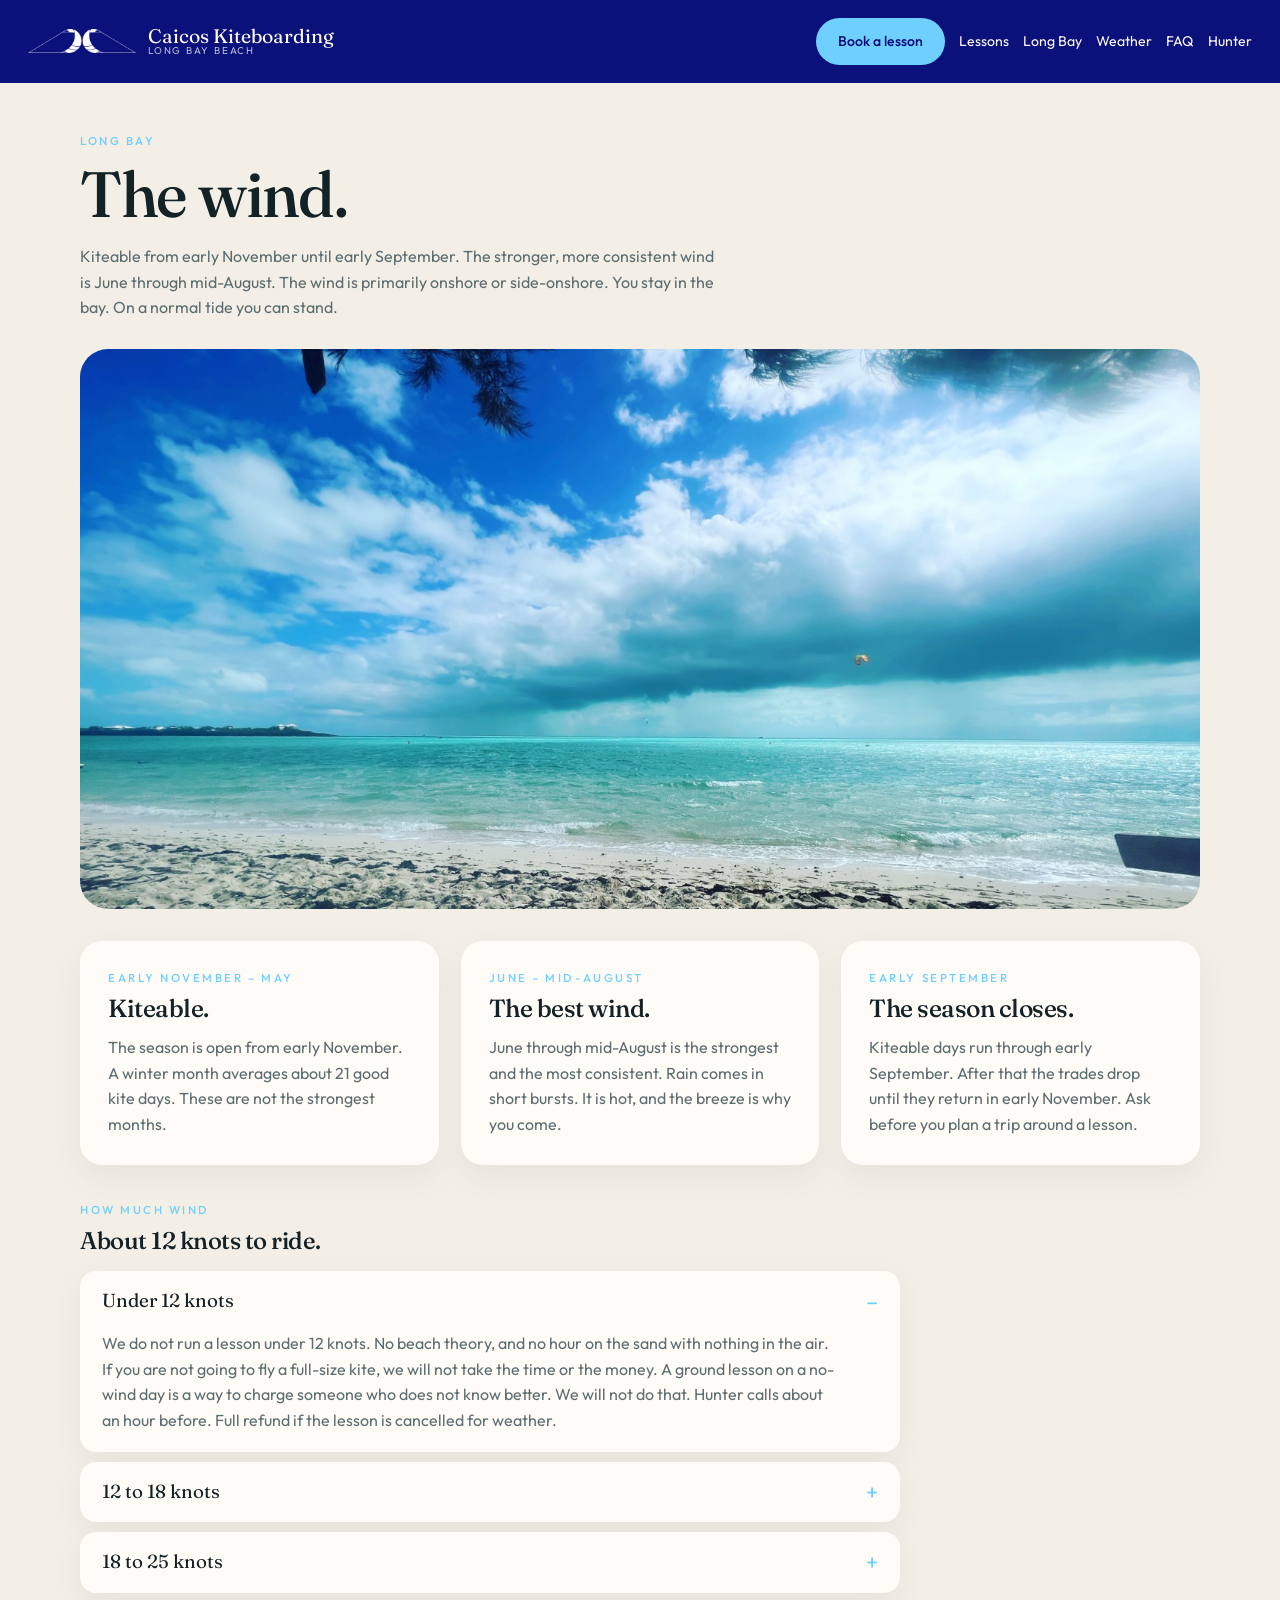
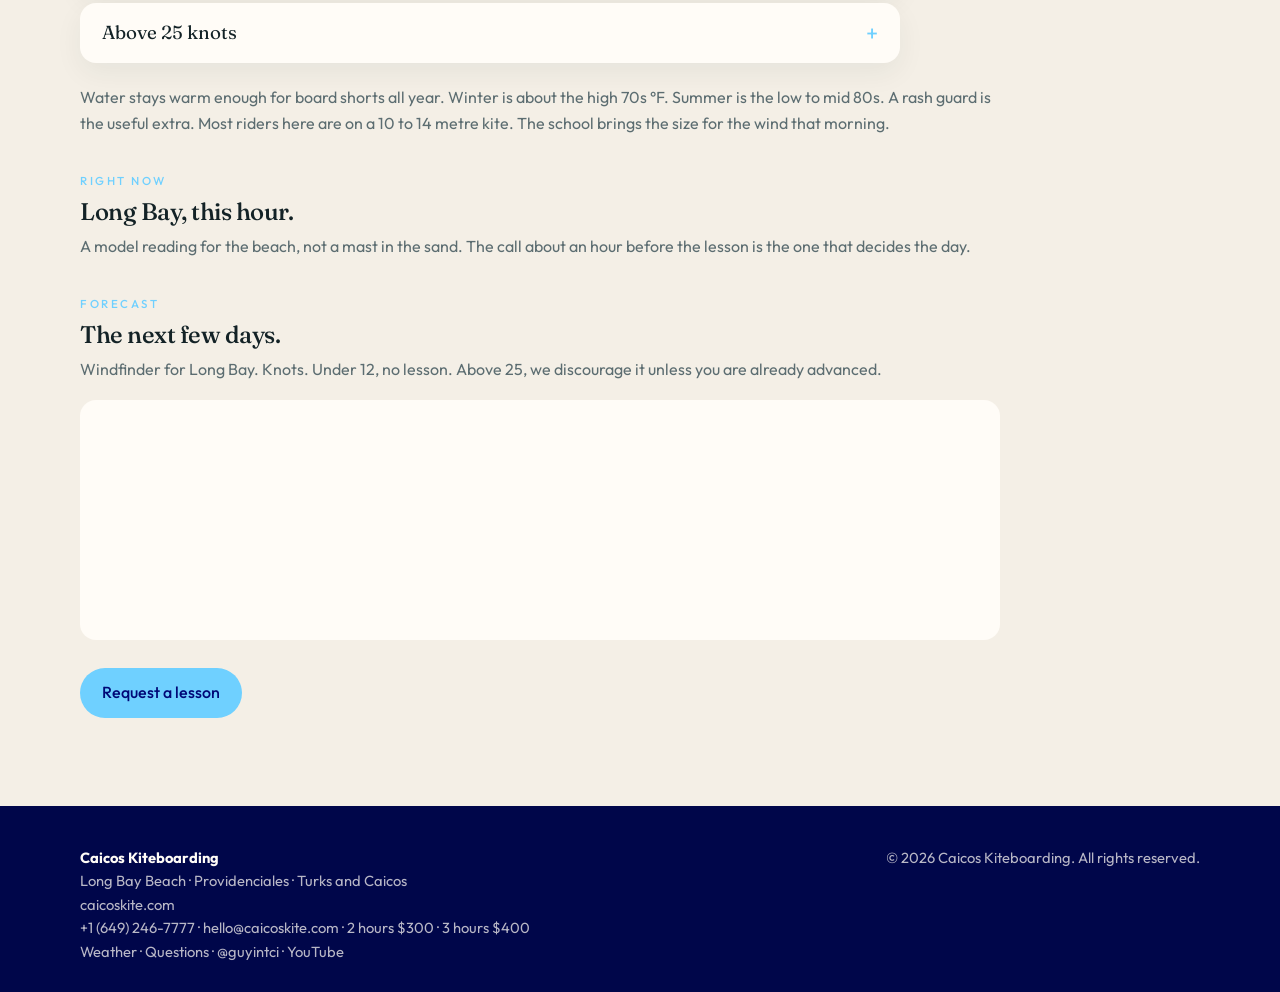
<file: weather.html>
<!DOCTYPE html>
<html lang="en">
<head>
  <meta charset="UTF-8" />
  <meta name="viewport" content="width=device-width, initial-scale=1.0" />
  <title>Weather | Caicos Kiteboarding</title>
  <meta name="description" content="Wind and weather for kite lessons on Long Bay Beach, Providenciales. Season, how much wind you need, and the forecasts Hunter uses." />
  <link rel="canonical" href="https://caicoskite.com/weather" />
  <link rel="preconnect" href="https://fonts.googleapis.com" />
  <link rel="preconnect" href="https://fonts.gstatic.com" crossorigin />
  <link href="https://fonts.googleapis.com/css2?family=Fraunces:opsz,wght@9..144,500;9..144,600&family=Outfit:wght@300;400;500;600&display=swap" rel="stylesheet" />
  <link rel="stylesheet" href="assets/css/styles.css?v=35" />
</head>
<body class="page">
  <header class="nav">
    <a class="brand" href="/" aria-label="Caicos Kiteboarding home">
      <img class="brand-mark" alt="" width="128" height="28" style="width:108px;height:28px;flex:0 0 108px;display:block;object-fit:contain" src="[data-uri]" />
      <div class="brand-name">
        Caicos Kiteboarding
        <span>Long Bay Beach</span>
      </div>
      <div class="live-wind" hidden>
        <strong data-wind-speed></strong>
        <span data-wind-dir></span>
      </div>
    </a>
    <button class="menu-toggle" aria-label="Open menu">☰</button>
    <ul class="nav-links">
      <li><a href="/#inquiry-form" class="btn btn-gold">Book a lesson</a></li>
      <li><a href="/lessons">Lessons</a></li>
      <li><a href="/long-bay">Long Bay</a></li>
      <li><a href="/weather">Weather</a></li>
      <li><a href="/faq">FAQ</a></li>
      <li><a href="/hunter">Hunter</a></li>
    </ul>
  </header>

  <main class="faq-page">
    <div class="wrap">
      <p class="eyebrow">Long Bay</p>
      <h1>The wind.</h1>
      <p class="faq-lead">Kiteable from early November until early September. The stronger, more consistent wind is June through mid-August. The wind is primarily onshore or side-onshore. You stay in the bay. On a normal tide you can stand.</p>
      <img class="spot-photo" style="object-position: center 32%;" src="assets/img/gallery-beach.jpg" alt="Long Bay with a line of clouds rolling in" />

      <div class="cards">
        <article class="card">
          <p class="eyebrow">Early November – May</p>
          <h3>Kiteable.</h3>
          <p class="muted">The season is open from early November. A winter month averages about 21 good kite days. These are not the strongest months.</p>
        </article>
        <article class="card">
          <p class="eyebrow">June – mid-August</p>
          <h3>The best wind.</h3>
          <p class="muted">June through mid-August is the strongest and the most consistent. Rain comes in short bursts. It is hot, and the breeze is why you come.</p>
        </article>
        <article class="card">
          <p class="eyebrow">Early September</p>
          <h3>The season closes.</h3>
          <p class="muted">Kiteable days run through early September. After that the trades drop until they return in early November. Ask before you plan a trip around a lesson.</p>
        </article>
      </div>

      <div class="wind-note">
        <p class="eyebrow">How much wind</p>
        <h2 style="margin: 8px 0 16px;">About 12 knots to ride.</h2>
        <div class="faq-list">
          <details open>
            <summary>Under 12 knots</summary>
            <p>We do not run a lesson under 12 knots. No beach theory, and no hour on the sand with nothing in the air. If you are not going to fly a full-size kite, we will not take the time or the money. A ground lesson on a no-wind day is a way to charge someone who does not know better. We will not do that. Hunter calls about an hour before. Full refund if the lesson is cancelled for weather.</p>
          </details>
          <details>
            <summary>12 to 18 knots</summary>
            <p>The lesson window. Enough power to ride, not so much that a first water start is a fight. Most teaching days sit here.</p>
          </details>
          <details>
            <summary>18 to 25 knots</summary>
            <p>A smaller kite. Still a good coached lesson if the wind is steady. You spend more of the hour on control.</p>
          </details>
          <details>
            <summary>Above 25 knots</summary>
            <p>We discourage lessons above 25 knots. It is intimidating, and a first water start in that much wind is a bad idea. Advanced lessons can still go out when the rider already handles a small kite and the wind is steady.</p>
          </details>
        </div>
        <p class="muted" style="margin-top: 22px;">Water stays warm enough for board shorts all year. Winter is about the high 70s °F. Summer is the low to mid 80s. A rash guard is the useful extra. Most riders here are on a 10 to 14 metre kite. The school brings the size for the wind that morning.</p>
      </div>

      <div class="wind-note">
        <p class="eyebrow">Right now</p>
        <h2 style="margin: 8px 0 8px;">Long Bay, this hour.</h2>
        <p class="muted">A model reading for the beach, not a mast in the sand. The call about an hour before the lesson is the one that decides the day.</p>
        <div class="now-grid" id="now-weather" hidden>
          <div><strong data-now="speed">—</strong><span>Wind</span></div>
          <div><strong data-now="gust">—</strong><span>Gust</span></div>
          <div><strong data-now="dir">—</strong><span>Direction</span></div>
          <div><strong data-now="temp">—</strong><span>Air</span></div>
        </div>
      </div>

      <div class="wind-note">
        <p class="eyebrow">Forecast</p>
        <h2 style="margin: 8px 0 8px;">The next few days.</h2>
        <p class="muted">Windfinder for Long Bay. Knots. Under 12, no lesson. Above 25, we discourage it unless you are already advanced.</p>
        <div class="forecast-embed">
          <script src="https://www.windfinder.com/widget/forecast/js/providenciales_long_bay?unit_wind=kts&unit_temperature=f&days=4"></script>
        </div>
        <p class="faq-cta"><a class="btn btn-gold" href="/#inquiry-form">Request a lesson</a></p>
      </div>
    </div>
  </main>

  <footer>
    <div class="wrap foot">
      <div>
        <strong>Caicos Kiteboarding</strong><br />
        Long Bay Beach · Providenciales · Turks and Caicos<br />
        <a href="https://caicoskite.com/">caicoskite.com</a><br />
        <a href="tel:+16492467777">+1 (649) 246-7777</a> · <a href="mailto:hello@caicoskite.com">hello@caicoskite.com</a> · 2 hours $300 · 3 hours $400<br />
        <a href="/weather">Weather</a> · <a href="/faq">Questions</a> · <a href="https://www.instagram.com/guyintci/" target="_blank" rel="noopener">@guyintci</a>
        · <a href="https://www.youtube.com/@GuyinTCI" target="_blank" rel="noopener">YouTube</a>
      </div>
      <div>© <span id="year"></span> Caicos Kiteboarding. All rights reserved.</div>
    </div>
  </footer>
  <script src="assets/js/main.js?v=11"></script>
  <script>document.getElementById("year").textContent = new Date().getFullYear();</script>
</body>
</html>
</file>
<file: assets/css/styles.css>
:root {
  --deep: #000877;
  --teal: #165863;
  --aqua: #2a8f9a;
  --foam: #f4efe6;
  --sand: #e4d2b0;
  --gold: #6fd0ff;
  --ink: #132226;
  --muted: #5c6d71;
  --white: #fffcf7;
  --shadow: 0 24px 60px rgba(11, 47, 56, 0.16);
}

* {
  box-sizing: border-box;
  margin: 0;
  padding: 0;
}

html {
  scroll-behavior: smooth;
}

body {
  font-family: "Outfit", system-ui, sans-serif;
  color: var(--ink);
  background: var(--foam);
  line-height: 1.6;
}

img {
  max-width: 100%;
  display: block;
}

a {
  color: inherit;
  text-decoration: none;
}

.wrap {
  width: min(1120px, calc(100% - 40px));
  margin: 0 auto;
}

.eyebrow {
  letter-spacing: 0.22em;
  text-transform: uppercase;
  font-size: 0.72rem;
  color: var(--gold);
  font-weight: 500;
}

h1, h2, h3, .display {
  font-family: "Fraunces", Georgia, serif;
  font-weight: 500;
  letter-spacing: -0.02em;
  line-height: 1.12;
}

/* NAV */
.nav {
  position: fixed;
  inset: 0 0 auto;
  z-index: 40;
  display: flex;
  justify-content: space-between;
  align-items: center;
  padding: 18px 28px;
  transition: background 0.3s ease, box-shadow 0.3s ease;
}

.nav.scrolled {
  background: rgba(0, 8, 119, 0.92);
  backdrop-filter: blur(14px);
  box-shadow: 0 10px 30px rgba(0, 0, 0, 0.18);
}

.brand {
  display: flex;
  align-items: center;
  gap: 12px;
  color: var(--white);
}

.brand-mark {
  height: 32px;
  width: auto;
  max-width: 132px;
  flex: none;
  display: block;
  object-fit: contain;
}

.brand svg {
  width: 62px;
  height: 40px;
  flex: none;
}

.brand-name {
  font-family: "Fraunces", serif;
  font-size: 1.22rem;
  line-height: 1.05;
}

.brand-name span {
  display: block;
  font-family: "Outfit", sans-serif;
  font-size: 0.62rem;
  letter-spacing: 0.18em;
  text-transform: uppercase;
  opacity: 0.72;
}

.nav-links {
  display: flex;
  gap: 14px;
  align-items: center;
  list-style: none;
  color: var(--white);
  font-size: 0.88rem;
}

.nav-links a:hover {
  color: var(--gold);
}

.btn {
  display: inline-flex;
  align-items: center;
  justify-content: center;
  border: 0;
  cursor: pointer;
  font-family: inherit;
  font-weight: 500;
  border-radius: 999px;
  padding: 12px 22px;
  transition: transform 0.2s ease, background 0.2s ease, color 0.2s ease;
}

.btn:hover {
  transform: translateY(-1px);
}

.btn-gold {
  background: var(--gold);
  color: var(--deep);
}

.btn-outline {
  border: 1px solid rgba(255, 255, 255, 0.45);
  color: var(--white);
  background: transparent;
}

.btn-dark {
  background: var(--deep);
  color: var(--white);
}

.menu-toggle {
  display: none;
  background: none;
  border: 0;
  color: white;
  font-size: 1.4rem;
  cursor: pointer;
}

/* HERO */
.hero {
  min-height: 100vh;
  position: relative;
  display: flex;
  align-items: center;
  color: var(--white);
  overflow: hidden;
  padding: 0;
}

.hero img {
  position: absolute;
  inset: 0;
  width: 100%;
  height: 100%;
  object-fit: cover;
  object-position: center 28%;
}

.hero::after {
  content: "";
  position: absolute;
  inset: 0;
  background:
    linear-gradient(180deg, rgba(0, 8, 119, 0.45) 0%, rgba(0, 8, 119, 0.18) 42%, rgba(0, 8, 119, 0.4) 100%);
}

.book-panel {
  position: relative;
  z-index: 2;
  display: grid;
  grid-template-columns: 1.05fr 0.95fr;
  gap: 36px;
  align-items: center;
  width: min(1120px, calc(100% - 48px));
  margin: 108px auto 40px;
}

.hero h1 {
  font-size: clamp(2.8rem, 5.5vw, 4.8rem);
  margin: 8px 0 4px;
}

.hero-price {
  font-family: "Fraunces", Georgia, serif;
  font-weight: 500;
  font-size: clamp(3.4rem, 6.4vw, 5.4rem);
  line-height: 0.92;
  color: #8ad8ff;
  margin: 0 0 12px;
  letter-spacing: -0.03em;
}

.hero-price span {
  font-family: "Outfit", sans-serif;
  font-size: 0.28em;
  font-weight: 500;
  letter-spacing: 0.14em;
  text-transform: uppercase;
  color: rgba(255, 252, 247, 0.88);
  margin-left: 6px;
}

.hero .book-lead p:not(.hero-price) {
  font-size: 1.08rem;
  max-width: 460px;
  color: rgba(255, 252, 247, 0.9);
  margin-bottom: 22px;
}

.hero-rates {
  display: flex;
  flex-wrap: wrap;
  gap: 6px 32px;
  margin: 8px 0 8px;
}

.hero-rates div {
  font-family: "Fraunces", Georgia, serif;
  font-weight: 500;
  font-size: clamp(2.6rem, 5vw, 4rem);
  line-height: 0.95;
  color: #8ad8ff;
  letter-spacing: -0.03em;
}

.hero-rates span {
  display: block;
  font-family: "Outfit", sans-serif;
  font-size: 0.32em;
  font-weight: 500;
  letter-spacing: 0.16em;
  text-transform: uppercase;
  color: rgba(255, 252, 247, 0.88);
  margin-bottom: 2px;
}

.includes {
  margin: 0 0 18px;
}

.home-reviews {
  padding: 56px 0 72px;
}

.home-reviews .cards {
  grid-template-columns: 1fr 1fr;
}

.hero-actions {
  display: flex;
  gap: 10px;
  flex-wrap: wrap;
}

.btn-wa {
  background: #25d366;
  color: #062214;
}

.btn-phone {
  background: var(--white);
  color: var(--deep);
}

.book-panel form h2 {
  font-size: 1.65rem;
  color: var(--ink);
  margin: 2px 0 6px;
}

.book-panel form {
  padding: 22px;
  gap: 10px;
  color: var(--ink);
}

.book-panel form .eyebrow {
  color: var(--deep);
}

.book-panel form .notice,
.book-panel form .form-hint {
  color: var(--muted);
}

.book-panel textarea {
  min-height: 72px;
}

.photo-note {
  position: absolute;
  right: 28px;
  bottom: 24px;
  z-index: 2;
  font-size: 0.72rem;
  letter-spacing: 0.12em;
  text-transform: uppercase;
  opacity: 0.7;
}

/* SECTIONS */
section {
  padding: 96px 0;
}

section.hero {
  padding: 0;
}

.section-head {
  max-width: 640px;
  margin-bottom: 48px;
}

.section-head h2 {
  font-size: clamp(2.1rem, 4vw, 3.4rem);
  margin-top: 10px;
}

.split {
  display: grid;
  grid-template-columns: 1.05fr 0.95fr;
  gap: 56px;
  align-items: center;
}

.split img {
  width: 100%;
  height: 520px;
  object-fit: cover;
  object-position: center center;
  border-radius: 28px;
  box-shadow: var(--shadow);
}

.split img.portrait {
  height: auto;
  aspect-ratio: 4 / 5;
  object-position: center center;
}

.hunter-strip {
  display: grid;
  grid-template-columns: 1fr 1fr 1.4fr;
  gap: 14px;
  margin-top: 28px;
}

.hunter-strip img {
  width: 100%;
  height: 320px;
  object-fit: cover;
  object-position: center center;
  border-radius: 20px;
}

.hunter-strip img.pos-foil {
  object-position: center 34%;
}

.video-row {
  display: grid;
  grid-template-columns: repeat(3, 1fr);
  gap: 14px;
  margin-top: 28px;
}

.video {
  position: relative;
  padding-bottom: 56.25%;
  height: 0;
  overflow: hidden;
  border-radius: 16px;
  background: #081e24;
}

.video iframe {
  position: absolute;
  inset: 0;
  width: 100%;
  height: 100%;
  border: 0;
}

.muted {
  color: var(--muted);
}

.stat-row {
  display: grid;
  grid-template-columns: repeat(3, 1fr);
  gap: 18px;
  margin-top: 36px;
}

.stat {
  padding: 18px 0 0;
  border-top: 1px solid rgba(19, 34, 38, 0.12);
}

.stat strong {
  display: block;
  font-family: "Fraunces", serif;
  font-size: 1.7rem;
}

/* CARDS */
.cards {
  display: grid;
  grid-template-columns: repeat(3, 1fr);
  gap: 22px;
}

.card {
  background: var(--white);
  border-radius: 22px;
  padding: 28px;
  box-shadow: 0 12px 30px rgba(11, 47, 56, 0.06);
}

.card-photo {
  padding: 0 0 22px;
  overflow: hidden;
}

.card-photo img {
  width: 100%;
  height: 280px;
  object-fit: cover;
  object-position: center center;
  border-radius: 22px 22px 0 0;
  margin-bottom: 4px;
}

.card-photo img.pos-up {
  object-position: center 30%;
}

.card-photo .card-body {
  padding: 8px 28px 28px;
}

.card h3 {
  font-size: 1.55rem;
  margin: 8px 0 12px;
}

.card ul {
  margin: 16px 0 22px 18px;
  color: var(--muted);
}

.price {
  font-family: "Fraunces", serif;
  font-size: 1.2rem;
  color: var(--teal);
}

/* FAMILY */
.family {
  background: var(--deep);
  color: var(--white);
}

.family .cards {
  grid-template-columns: repeat(3, 1fr);
}

.family .card {
  background: rgba(255, 255, 255, 0.05);
  color: var(--white);
  border: 1px solid rgba(255, 255, 255, 0.08);
  box-shadow: none;
}

.family .card p,
.family .card a {
  color: rgba(255, 252, 247, 0.78);
}

.family a {
  text-decoration: underline;
  text-underline-offset: 3px;
}

/* GALLERY */
.gallery {
  display: grid;
  grid-template-columns: 1.4fr 1fr 1fr;
  grid-auto-rows: 180px;
  gap: 12px;
}

.gallery img {
  width: 100%;
  height: 100%;
  object-fit: cover;
  object-position: center center;
  border-radius: 18px;
}

.gallery img.pos-up { object-position: center 36%; }
.gallery img.pos-down { object-position: center 70%; }
.gallery img.pos-face { object-position: center 16%; }

.gallery .wide {
  grid-column: span 2;
  grid-row: span 2;
}

.gallery .tall {
  grid-row: span 2;
}

.gallery .span2 {
  grid-column: span 2;
}

/* CONTACT */
.contact-grid {
  display: grid;
  grid-template-columns: 0.9fr 1.1fr;
  gap: 40px;
  align-items: start;
}

form {
  background: var(--white);
  padding: 28px;
  border-radius: 22px;
  display: grid;
  gap: 14px;
  box-shadow: var(--shadow);
}

label {
  font-size: 0.82rem;
  letter-spacing: 0.04em;
  text-transform: uppercase;
  color: var(--muted);
}

input, select, textarea {
  width: 100%;
  border: 1px solid rgba(19, 34, 38, 0.12);
  background: #fbf8f2;
  border-radius: 12px;
  padding: 12px 14px;
  font: inherit;
  color: var(--ink);
}

textarea {
  min-height: 120px;
  resize: vertical;
}

.form-row {
  display: grid;
  grid-template-columns: 1fr 1fr;
  gap: 12px;
}

.form-hint {
  display: block;
  margin-top: 6px;
  font-size: 0.78rem;
  letter-spacing: 0;
  text-transform: none;
  line-height: 1.35;
  color: var(--muted);
}

#form-status.error {
  color: #8a2a1b;
  font-weight: 500;
}

.book-panel .notice {
  margin: 4px 0 2px;
  font-size: 0.86rem;
  line-height: 1.4;
}

footer {
  background: #00064a;
  color: rgba(255, 252, 247, 0.72);
  padding: 40px 0 28px;
  font-size: 0.92rem;
}

.foot {
  display: flex;
  justify-content: space-between;
  gap: 20px;
  flex-wrap: wrap;
}

footer strong {
  color: var(--white);
}

@media (max-width: 880px) {
  .sticky-contact {
    position: fixed;
    left: 0;
    right: 0;
    bottom: 0;
    z-index: 50;
    display: flex;
    gap: 8px;
    padding: 10px 12px calc(10px + env(safe-area-inset-bottom));
    background: rgba(0, 8, 119, 0.96);
  }

  .sticky-contact .btn {
    flex: 1;
  }

  body.has-sticky-contact {
    padding-bottom: 78px;
  }

  .brand-mark {
    height: 26px;
    max-width: 92px;
  }

  .brand-name {
    font-size: 1rem;
  }

  .nav-links {
    position: absolute;
    top: 72px;
    right: 16px;
    flex-direction: column;
    background: var(--deep);
    padding: 20px;
    border-radius: 16px;
    display: none;
    min-width: 200px;
  }

  .nav-links.open {
    display: flex;
  }

  .menu-toggle {
    display: block;
  }

  .split,
  .cards,
  .reviews .cards,
  .home-reviews .cards,
  .family .cards,
  .gallery,
  .contact-grid,
  .form-row,
  .stat-row,
  .hunter-strip,
  .video-row,
  .book-panel {
    grid-template-columns: 1fr;
  }

  .split img {
    height: 340px;
  }

  .split img.portrait {
    height: auto;
    aspect-ratio: 4 / 5;
  }

  .gallery {
    grid-template-columns: 1fr 1fr;
    grid-auto-rows: 160px;
  }

  .gallery .wide,
  .gallery .span2,
  .gallery .tall {
    grid-column: span 2;
    grid-row: span 2;
  }

  section {
    padding: 72px 0;
  }
}

.page .nav {
  background: rgba(0, 8, 119, 0.96);
}

.page main.sheet {
  padding-top: 92px;
}

.page main.sheet > section {
  padding-top: 28px;
}

body.lessons {
  background: #efe6d6;
}

.faq-page {
  padding: 132px 0 88px;
}

.faq-page h1 {
  font-size: clamp(2.6rem, 5vw, 4.2rem);
  margin: 8px 0 14px;
}

.faq-lead {
  max-width: 640px;
  color: var(--muted);
  margin-bottom: 28px;
}

.faq-list {
  display: grid;
  gap: 10px;
  max-width: 820px;
}

.faq-list details {
  background: var(--white);
  border-radius: 16px;
  padding: 0 22px;
  box-shadow: 0 10px 28px rgba(11, 47, 56, 0.06);
}

.faq-list summary {
  cursor: pointer;
  list-style: none;
  font-family: "Fraunces", Georgia, serif;
  font-size: 1.18rem;
  line-height: 1.3;
  padding: 18px 28px 18px 0;
  position: relative;
}

.faq-list summary::-webkit-details-marker {
  display: none;
}

.faq-list summary::marker {
  content: "";
}

.faq-list summary::after {
  content: "+";
  position: absolute;
  right: 0;
  top: 16px;
  color: var(--gold);
  font-family: "Outfit", sans-serif;
  font-size: 1.4rem;
}

.faq-list details[open] summary::after {
  content: "–";
}

.faq-list details p {
  color: var(--muted);
  padding: 0 12px 18px 0;
  max-width: 68ch;
}

.faq-cta {
  margin-top: 28px;
}

.wind-note {
  margin-top: 36px;
  max-width: 920px;
}

.spot-photo {
  width: 100%;
  height: min(62vw, 560px);
  object-fit: cover;
  object-position: center center;
  border-radius: 28px;
  margin-bottom: 32px;
}

.reviews {
  margin-top: 64px;
}

.reviews .cards {
  grid-template-columns: 1fr 1fr;
}

.quote {
  font-family: "Fraunces", Georgia, serif;
  font-size: 1.25rem;
  line-height: 1.35;
  margin: 12px 0 16px;
}

.live-wind {
  margin-left: 4px;
  padding-left: 14px;
  border-left: 1px solid rgba(255, 255, 255, 0.35);
  color: var(--white);
  line-height: 1.05;
}

.live-wind strong {
  display: block;
  font-family: "Fraunces", Georgia, serif;
  font-size: 1.15rem;
  font-weight: 500;
}

.live-wind strong,
.live-wind span {
  white-space: nowrap;
}

.live-wind span {
  display: block;
  font-size: 0.62rem;
  letter-spacing: 0.12em;
  text-transform: uppercase;
  opacity: 0.75;
}

.now-grid[hidden],
.live-wind[hidden] {
  display: none;
}

.now-grid {
  display: grid;
  grid-template-columns: repeat(4, 1fr);
  gap: 12px;
  max-width: 820px;
  margin-top: 18px;
}

.now-grid div {
  background: var(--white);
  border-radius: 16px;
  padding: 16px 18px;
  box-shadow: 0 10px 28px rgba(11, 47, 56, 0.06);
}

.now-grid strong {
  display: block;
  font-family: "Fraunces", Georgia, serif;
  font-size: 1.7rem;
  font-weight: 500;
}

.now-grid span {
  color: var(--muted);
  font-size: 0.78rem;
  letter-spacing: 0.14em;
  text-transform: uppercase;
}

.forecast-embed {
  margin-top: 18px;
  max-width: 920px;
  background: var(--white);
  border-radius: 16px;
  overflow-x: auto;
  min-height: 240px;
}

.forecast-embed iframe {
  display: block;
  width: 100%;
  min-width: 760px;
  min-height: 380px;
  border: 0;
}

@media (max-width: 700px) {
  .now-grid {
    grid-template-columns: 1fr 1fr;
  }
}
</file>
